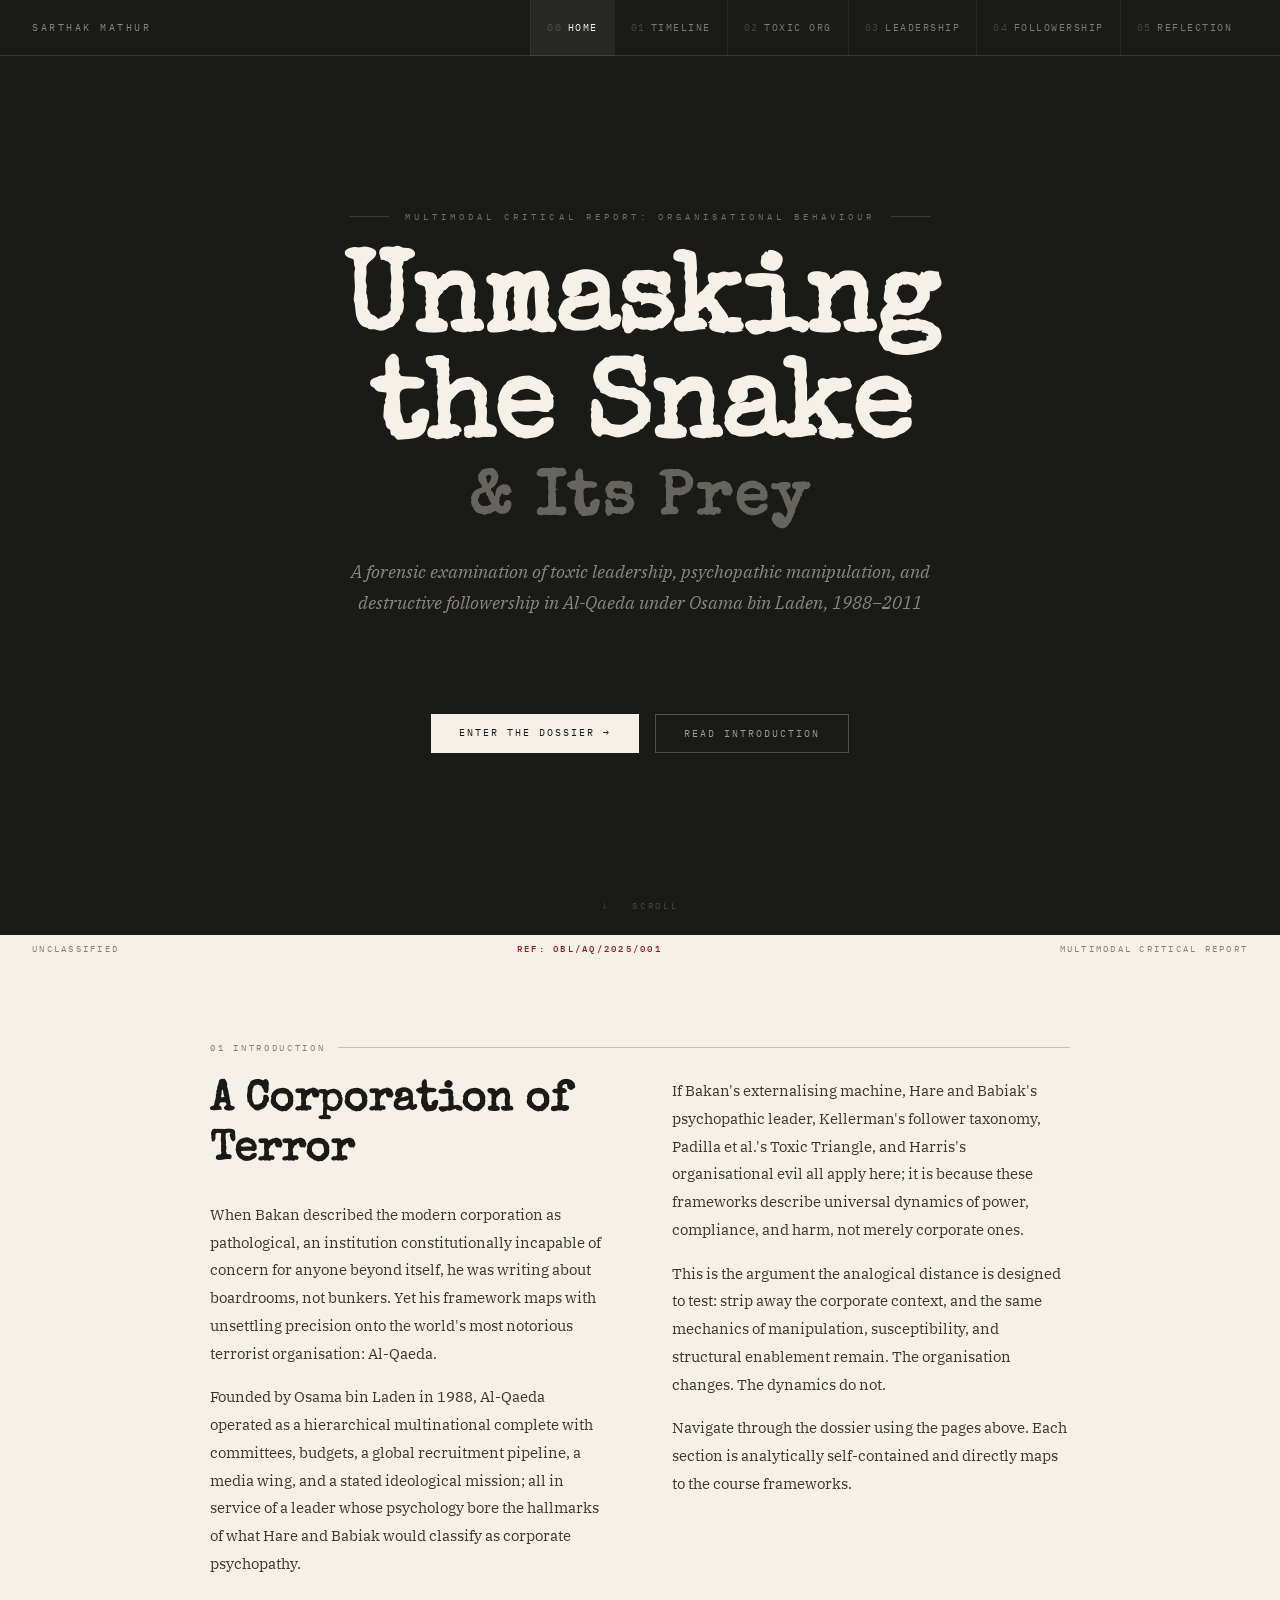
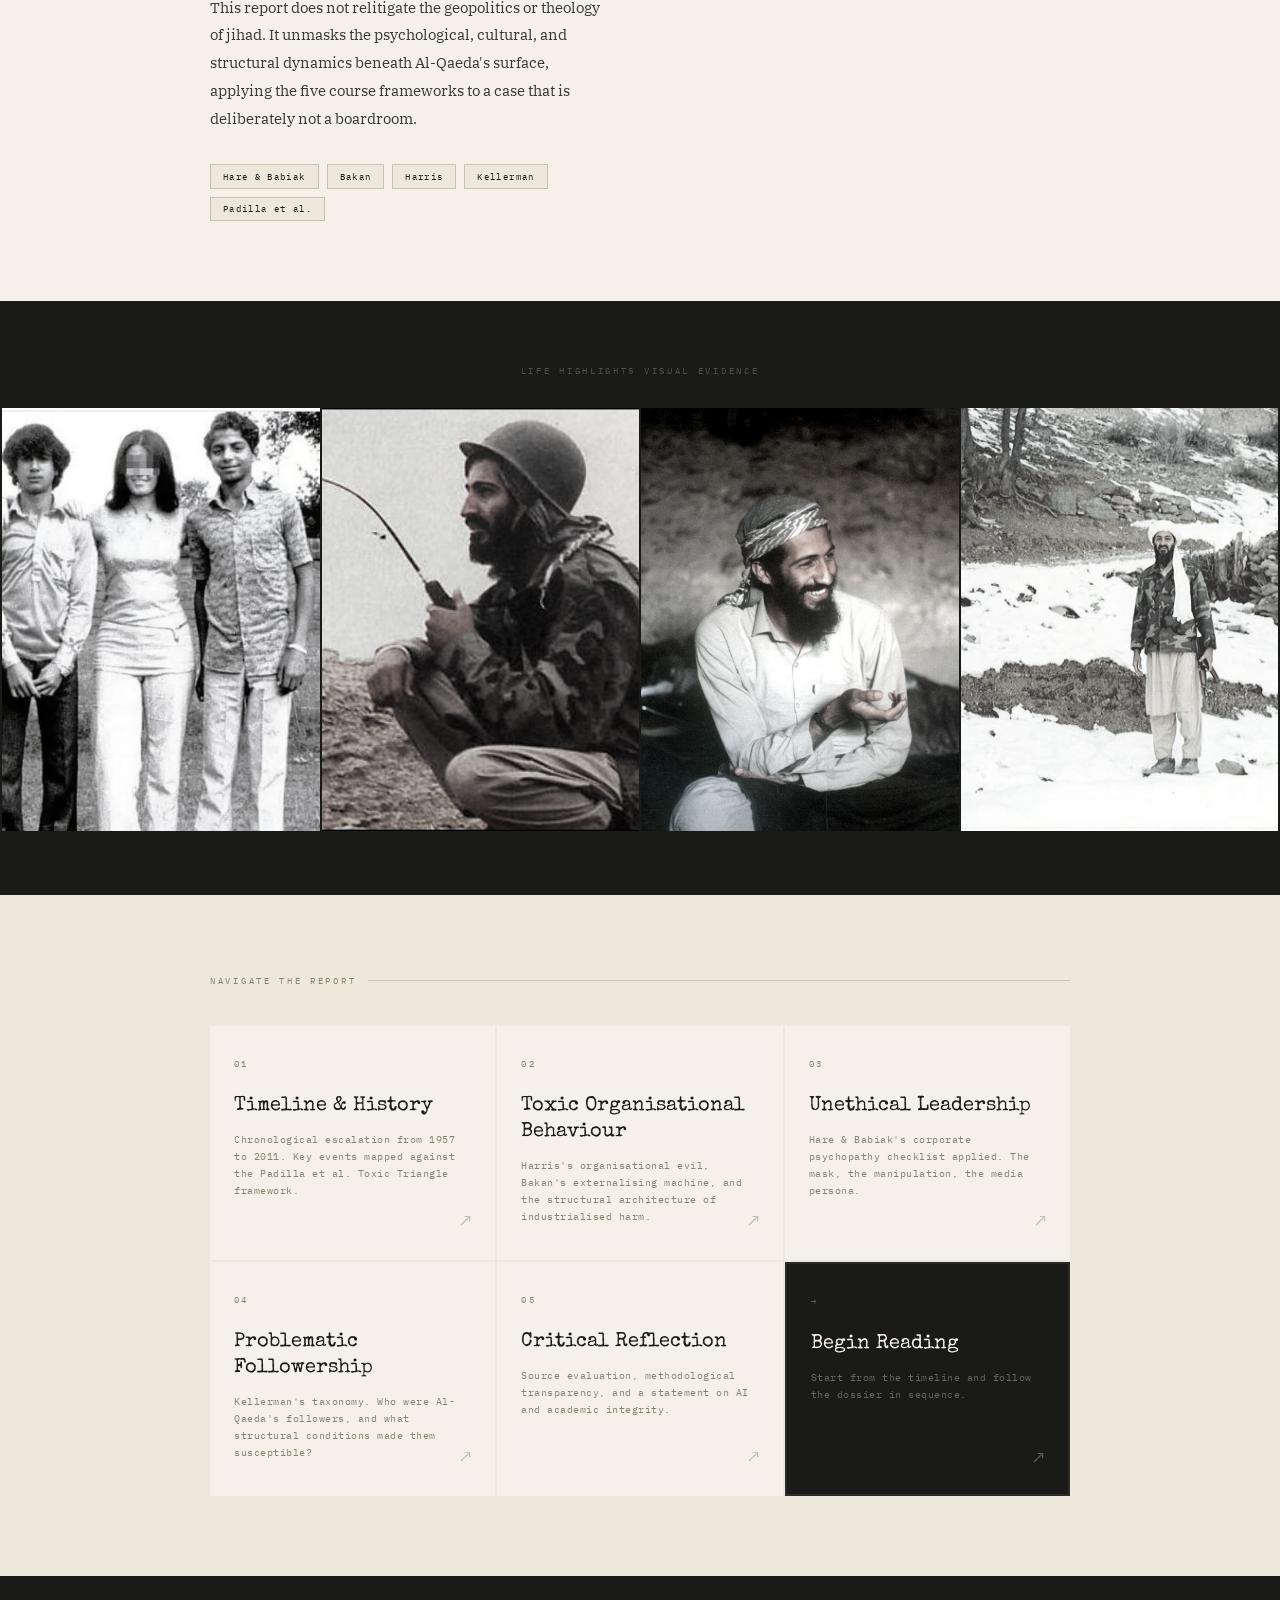
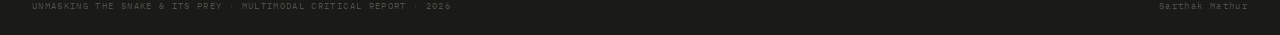
<file: index.html>
<!DOCTYPE html>
<html lang="en">
<head>
<meta charset="UTF-8">
<meta name="viewport" content="width=device-width, initial-scale=1.0">
<title>Unmasking the Snake & Its Prey</title>
<link href="https://fonts.googleapis.com/css2?family=Special+Elite&family=IBM+Plex+Mono:wght@300;400;500;700&family=IBM+Plex+Serif:ital,wght@0,300;0,400;0,600;1,300;1,400&display=swap" rel="stylesheet">
<style>
*{margin:0;padding:0;box-sizing:border-box}

:root{
  --paper:#F5F0E8;
  --paper2:#EDE8DC;
  --paper3:#E4DDD0;
  --ink:#1A1A16;
  --ink2:#3A3830;
  --fade:#8A8070;
  --rule:#C8C0B0;
  --accent:#8B1A1A;
  --nav-h:56px;
}

html{scroll-behavior:smooth}

body{
  background:var(--ink);
  font-family:'IBM Plex Serif',serif;
  color:var(--ink);
  overflow-x:hidden;
}

/* ══ NAV ══════════════════════════════════════════════════════ */
nav{
  position:fixed;top:0;left:0;right:0;
  height:var(--nav-h);
  background:var(--ink);
  border-bottom:1px solid rgba(245,240,232,0.12);
  display:flex;align-items:center;
  padding:0 2rem;
  z-index:999;
  gap:0;
}

.nav-brand{
  font-family:'IBM Plex Mono',monospace;
  font-size:10px;
  letter-spacing:0.25em;
  color:rgba(245,240,232,0.5);
  text-transform:uppercase;
  flex-shrink:0;
  margin-right:auto;
}

.nav-links{
  display:flex;
  gap:0;
  list-style:none;
}

.nav-links a{
  font-family:'IBM Plex Mono',monospace;
  font-size:10px;
  letter-spacing:0.15em;
  color:rgba(245,240,232,0.45);
  text-decoration:none;
  padding:0 1rem;
  height:var(--nav-h);
  display:flex;align-items:center;
  border-left:1px solid rgba(245,240,232,0.06);
  transition:color 0.2s, background 0.2s;
  text-transform:uppercase;
}

.nav-links a:hover,.nav-links a.active{
  color:var(--paper);
  background:rgba(245,240,232,0.06);
}

.nav-links a span{
  display:inline-block;
  width:14px;
  color:rgba(245,240,232,0.2);
  margin-right:0.4rem;
}

/* burger for mobile */
.burger{
  display:none;
  flex-direction:column;gap:5px;
  cursor:pointer;padding:8px;margin-left:auto;
}
.burger div{width:22px;height:1px;background:var(--paper);transition:0.3s}

@media(max-width:820px){
  .nav-links{
    display:none;
    position:fixed;
    top:var(--nav-h);left:0;right:0;
    background:var(--ink);
    flex-direction:column;
    border-top:1px solid rgba(245,240,232,0.1);
    padding:0.5rem 0;
  }
  .nav-links.open{display:flex}
  .nav-links a{border-left:none;border-bottom:1px solid rgba(245,240,232,0.06);padding:0.9rem 2rem;height:auto}
  .burger{display:flex}
}

/* ══ HERO ══════════════════════════════════════════════════════ */
.hero{
  min-height:100vh;
  background:var(--ink);
  display:grid;
  grid-template-rows:1fr auto;
  position:relative;
  overflow:hidden;
  padding-top:var(--nav-h);
}

/* bleed photo panel */
.hero-photo-panel{
  position:absolute;
  inset:0;
  display:grid;
  grid-template-columns:1fr 1fr;
}

.hero-photo-panel .ph{
  overflow:hidden;
  position:relative;
}

.hero-photo-panel .ph img{
  width:100%;height:100%;
  object-fit:cover;
  opacity:0.22;
  filter:grayscale(100%);
  display:block;
}

/* placeholder when no image */
.hero-photo-panel .ph.empty{
  background:repeating-linear-gradient(
    45deg,
    rgba(245,240,232,0.015) 0px,
    rgba(245,240,232,0.015) 1px,
    transparent 1px,
    transparent 12px
  );
}

.hero-photo-panel .ph.empty::after{
  content:'[ PHOTO ASSET ]';
  position:absolute;
  top:50%;left:50%;
  transform:translate(-50%,-50%);
  font-family:'IBM Plex Mono',monospace;
  font-size:9px;
  letter-spacing:0.25em;
  color:rgba(245,240,232,0.15);
}

/* gradient overlay on photo panel */
.hero-overlay{
  position:absolute;
  inset:0;
  background:
    linear-gradient(to right, var(--ink) 0%, transparent 30%, transparent 70%, var(--ink) 100%),
    linear-gradient(to bottom, var(--ink) 0%, transparent 20%, transparent 75%, var(--ink) 100%);
}

/* hero content */
.hero-content{
  position:relative;
  z-index:2;
  display:flex;
  flex-direction:column;
  justify-content:center;
  align-items:center;
  text-align:center;
  padding:5rem 2rem 3rem;
  min-height:calc(100vh - 80px);
}

.hero-eyebrow{
  font-family:'IBM Plex Mono',monospace;
  font-size:9px;
  letter-spacing:0.45em;
  color:rgba(245,240,232,0.4);
  margin-bottom:2rem;
  text-transform:uppercase;
  display:flex;align-items:center;gap:1rem;
}

.hero-eyebrow::before,.hero-eyebrow::after{
  content:'';display:block;width:40px;height:1px;
  background:rgba(245,240,232,0.15);
}

.hero-title{
  font-family:'Special Elite',serif;
  font-size:clamp(3rem,9vw,7rem);
  color:var(--paper);
  line-height:0.95;
  letter-spacing:-0.01em;
  margin-bottom:1.5rem;
  max-width:900px;
}

.hero-title em{
  color:rgba(245,240,232,0.35);
  font-style:normal;
  display:block;
  font-size:0.55em;
  letter-spacing:0.05em;
  margin-top:0.4rem;
}

.hero-sub{
  font-family:'IBM Plex Serif',serif;
  font-style:italic;
  font-size:clamp(0.9rem,1.8vw,1.15rem);
  color:rgba(245,240,232,0.5);
  max-width:580px;
  line-height:1.7;
  margin-bottom:3rem;
}

.hero-meta{
  display:flex;
  gap:0;
  font-family:'IBM Plex Mono',monospace;
  font-size:9px;
  letter-spacing:0.15em;
  color:rgba(245,240,232,0.3);
  border:1px solid rgba(245,240,232,0.1);
  flex-wrap:wrap;
  justify-content:center;
}

.hero-meta span{
  padding:0.6rem 1.25rem;
  border-right:1px solid rgba(245,240,232,0.1);
}

.hero-meta span:last-child{border-right:none}

.hero-cta{
  margin-top:3rem;
  display:flex;gap:1rem;flex-wrap:wrap;justify-content:center;
}

.btn{
  font-family:'IBM Plex Mono',monospace;
  font-size:10px;
  letter-spacing:0.2em;
  text-decoration:none;
  padding:0.75rem 1.75rem;
  transition:0.2s;
  text-transform:uppercase;
}

.btn-primary{
  background:var(--paper);
  color:var(--ink);
}

.btn-primary:hover{background:var(--paper2)}

.btn-ghost{
  border:1px solid rgba(245,240,232,0.25);
  color:rgba(245,240,232,0.6);
}

.btn-ghost:hover{
  border-color:rgba(245,240,232,0.5);
  color:var(--paper);
}

/* scroll indicator */
.hero-scroll{
  position:relative;z-index:2;
  padding:1.5rem;
  text-align:center;
  font-family:'IBM Plex Mono',monospace;
  font-size:9px;
  letter-spacing:0.3em;
  color:rgba(245,240,232,0.2);
  animation:bob 2.5s ease-in-out infinite;
}

@keyframes bob{0%,100%{transform:translateY(0)}50%{transform:translateY(5px)}}

/* ══ STAMP BAR ══════════════════════════════════════════════ */
.stamp-bar{
  background:var(--paper);
  padding:0.5rem 2rem;
  display:flex;
  justify-content:space-between;
  align-items:center;
  font-family:'IBM Plex Mono',monospace;
  font-size:9px;
  letter-spacing:0.25em;
  color:var(--fade);
  flex-wrap:wrap;
  gap:0.5rem;
}

.stamp-bar .red{color:var(--accent);font-weight:500}

/* ══ INTRO SECTION ══════════════════════════════════════════ */
.intro-section{
  background:var(--paper);
  padding:5rem 2rem;
}

.intro-inner{
  max-width:860px;
  margin:0 auto;
}

.section-label{
  font-family:'IBM Plex Mono',monospace;
  font-size:9px;
  letter-spacing:0.3em;
  color:var(--fade);
  text-transform:uppercase;
  margin-bottom:1.5rem;
  display:flex;align-items:center;gap:0.75rem;
}

.section-label::after{
  content:'';flex:1;height:1px;background:var(--rule);
}

.intro-grid{
  display:grid;
  grid-template-columns:1fr 1fr;
  gap:4rem;
  align-items:start;
}

@media(max-width:640px){.intro-grid{grid-template-columns:1fr;gap:2rem}}

.intro-heading{
  font-family:'Special Elite',serif;
  font-size:clamp(1.8rem,3.5vw,2.6rem);
  line-height:1.2;
  color:var(--ink);
  margin-bottom:1.5rem;
}

.intro-prose{
  font-size:15px;
  line-height:1.85;
  color:var(--ink2);
}

.intro-prose p{margin-bottom:1rem}
.intro-prose p:last-child{margin-bottom:0}

/* framework pills */
.fw-list{
  display:flex;
  flex-wrap:wrap;
  gap:0.5rem;
  margin-top:2rem;
}

.fw-pill{
  font-family:'IBM Plex Mono',monospace;
  font-size:9px;
  letter-spacing:0.15em;
  color:var(--ink);
  border:1px solid var(--rule);
  padding:0.35rem 0.75rem;
  background:var(--paper2);
}

/* ══ PHOTO STRIP ════════════════════════════════════════════ */
.photo-strip{
  background:var(--ink);
  padding:4rem 0;
}

.photo-strip-label{
  font-family:'IBM Plex Mono',monospace;
  font-size:9px;
  letter-spacing:0.3em;
  color:rgba(245,240,232,0.25);
  text-align:center;
  margin-bottom:2rem;
  text-transform:uppercase;
}

.photo-row{
  display:grid;
  grid-template-columns:repeat(4,1fr);
  gap:2px;
  padding:0 2px;
}

@media(max-width:700px){.photo-row{grid-template-columns:1fr 1fr;gap:2px}}

.photo-card{
  position:relative;
  aspect-ratio:3/4;
  overflow:hidden;
  background:var(--ink2);
}

.photo-card img{
  width:100%;height:100%;
  object-fit:cover;
  display:block;
  filter:grayscale(80%);
  transition:filter 0.4s, transform 0.5s;
}

.photo-card:hover img{filter:grayscale(0%);transform:scale(1.03)}

.photo-card.empty{
  background:repeating-linear-gradient(
    45deg,
    rgba(245,240,232,0.02) 0,rgba(245,240,232,0.02) 1px,
    transparent 1px,transparent 14px
  );
  display:flex;flex-direction:column;
  align-items:center;justify-content:center;
  gap:0.5rem;
}

.photo-card.empty span{
  font-family:'IBM Plex Mono',monospace;
  font-size:8px;
  letter-spacing:0.2em;
  color:rgba(245,240,232,0.12);
  text-align:center;
  padding:0 1rem;
  line-height:1.8;
}

.photo-caption{
  position:absolute;
  bottom:0;left:0;right:0;
  padding:1.5rem 1rem 0.75rem;
  background:linear-gradient(to top, rgba(26,26,22,0.9) 0%, transparent 100%);
  font-family:'IBM Plex Mono',monospace;
  font-size:9px;
  letter-spacing:0.12em;
  color:rgba(245,240,232,0.6);
  line-height:1.5;
}

/* ══ PAGE NAV CARDS ═════════════════════════════════════════ */
.page-nav-section{
  background:var(--paper2);
  padding:5rem 2rem;
}

.page-nav-inner{max-width:860px;margin:0 auto}

.page-nav-grid{
  display:grid;
  grid-template-columns:repeat(3,1fr);
  gap:2px;
  margin-top:2.5rem;
}

@media(max-width:660px){.page-nav-grid{grid-template-columns:1fr}}

.page-card{
  background:var(--paper);
  padding:2rem 1.5rem;
  text-decoration:none;
  display:block;
  transition:background 0.2s;
  border-bottom:3px solid transparent;
  position:relative;
  overflow:hidden;
}

.page-card:hover{
  background:var(--ink);
}

.page-card:hover .pc-num,.page-card:hover .pc-title,.page-card:hover .pc-desc{
  color:var(--paper);
}

.page-card:hover .pc-arrow{color:rgba(245,240,232,0.5)}

.pc-num{
  font-family:'IBM Plex Mono',monospace;
  font-size:9px;
  letter-spacing:0.25em;
  color:var(--fade);
  margin-bottom:1.5rem;
  transition:color 0.2s;
}

.pc-title{
  font-family:'Special Elite',serif;
  font-size:1.25rem;
  color:var(--ink);
  line-height:1.3;
  margin-bottom:0.75rem;
  transition:color 0.2s;
}

.pc-desc{
  font-family:'IBM Plex Mono',monospace;
  font-size:10px;
  color:var(--fade);
  line-height:1.7;
  letter-spacing:0.05em;
  transition:color 0.2s;
}

.pc-arrow{
  position:absolute;
  bottom:1.5rem;right:1.5rem;
  font-family:'IBM Plex Mono',monospace;
  font-size:1.2rem;
  color:var(--rule);
  transition:color 0.2s, transform 0.2s;
}

.page-card:hover .pc-arrow{transform:translate(3px,-3px)}

/* ══ FOOTER ═════════════════════════════════════════════════ */
footer{
  background:var(--ink);
  padding:1.5rem 2rem;
  display:flex;
  justify-content:space-between;
  align-items:center;
  font-family:'IBM Plex Mono',monospace;
  font-size:9px;
  letter-spacing:0.15em;
  color:rgba(245,240,232,0.25);
  flex-wrap:wrap;
  gap:0.5rem;
}

</style>
</head>
<body>

<!-- NAV -->
<nav>
  <div class="nav-brand">Sarthak Mathur</div>
  <ul class="nav-links" id="navLinks">
    <li><a href="index.html" class="active"><span>00</span>HOME</a></li>
    <li><a href="timeline.html"><span>01</span>TIMELINE</a></li>
    <li><a href="toxic-org.html"><span>02</span>TOXIC ORG</a></li>
    <li><a href="leadership.html"><span>03</span>LEADERSHIP</a></li>
    <li><a href="followership.html"><span>04</span>FOLLOWERSHIP</a></li>
    <li><a href="reflection.html"><span>05</span>REFLECTION</a></li>
  </ul>
  <div class="burger" onclick="document.getElementById('navLinks').classList.toggle('open')">
    <div></div><div></div><div></div>
  </div>
</nav>

<!-- HERO -->
<section class="hero">

  <div class="hero-overlay"></div>

  <div class="hero-content">
    <div class="hero-eyebrow">Multimodal Critical Report: Organisational Behaviour</div>
    <h1 class="hero-title">
      Unmasking<br>the Snake
      <em>& Its Prey</em>
    </h1>
    <p class="hero-sub">
      A forensic examination of toxic leadership, psychopathic manipulation,
      and destructive followership in Al-Qaeda under Osama bin Laden, 1988–2011
    </p>
    <div class="hero-cta">
      <a href="timeline.html" class="btn btn-primary">Enter the Dossier →</a>
      <a href="#intro" class="btn btn-ghost">Read Introduction</a>
    </div>
  </div>

  <div class="hero-scroll">↓ &nbsp; SCROLL</div>
</section>

<!-- STAMP BAR -->
<div class="stamp-bar">
  <span>UNCLASSIFIED</span>
  <span class="red">REF: OBL/AQ/2025/001</span>
  <span>MULTIMODAL CRITICAL REPORT</span>
</div>

<!-- INTRODUCTION -->
<section class="intro-section" id="intro">
  <div class="intro-inner">
    <div class="section-label">01 Introduction</div>
    <div class="intro-grid">
      <div>
        <h2 class="intro-heading">A Corporation of Terror</h2>
        <div class="intro-prose">
          <p>When Bakan described the modern corporation as pathological, an institution constitutionally incapable of concern for anyone beyond itself, he was writing about boardrooms, not bunkers. Yet his framework maps with unsettling precision onto the world's most notorious terrorist organisation: Al-Qaeda.</p>
          <p>Founded by Osama bin Laden in 1988, Al-Qaeda operated as a hierarchical multinational complete with committees, budgets, a global recruitment pipeline, a media wing, and a stated ideological mission; all in service of a leader whose psychology bore the hallmarks of what Hare and Babiak would classify as corporate psychopathy.</p>
          <p>This report does not relitigate the geopolitics or theology of jihad. It unmasks the psychological, cultural, and structural dynamics beneath Al-Qaeda's surface, applying the five course frameworks to a case that is deliberately not a boardroom.</p>
        </div>
        <div class="fw-list">
          <span class="fw-pill">Hare & Babiak</span>
          <span class="fw-pill">Bakan</span>
          <span class="fw-pill">Harris</span>
          <span class="fw-pill">Kellerman</span>
          <span class="fw-pill">Padilla et al.</span>
        </div>
      </div>
      <div>
        <div class="intro-prose">
          <p>If Bakan's externalising machine, Hare and Babiak's psychopathic leader, Kellerman's follower taxonomy, Padilla et al.'s Toxic Triangle, and Harris's organisational evil all apply here; it is because these frameworks describe universal dynamics of power, compliance, and harm, not merely corporate ones.</p>
          <p>This is the argument the analogical distance is designed to test: strip away the corporate context, and the same mechanics of manipulation, susceptibility, and structural enablement remain. The organisation changes. The dynamics do not.</p>
          <p>Navigate through the dossier using the pages above. Each section is analytically self-contained and directly maps to the course frameworks.</p>
        </div>
      </div>
    </div>
  </div>
</section>

<!-- PHOTO STRIP -->
<section class="photo-strip">
  <div class="photo-strip-label">Life Highlights Visual Evidence</div>
  <div class="photo-row">

    <div class="photo-card">
      <img src="assets/3.jpg" alt="Early life, Jeddah 1970s">
    </div>

    <div class="photo-card">
      <img src="assets/4.jpg" alt="Afghanistan, 1980s">
    </div>

    <div class="photo-card">
      <img src="assets/13.jpg" alt="Al-Qaeda founding, 1988">
    </div>

    <div class="photo-card">
      <img src="assets/6.jpg" alt="Tora Bora / post-9/11">
    </div>

  </div>
</section>

<!-- PAGE NAVIGATION CARDS -->
<section class="page-nav-section">
  <div class="page-nav-inner">
    <div class="section-label">Navigate the Report</div>
    <div class="page-nav-grid">

      <a href="timeline.html" class="page-card">
        <div class="pc-num">01</div>
        <div class="pc-title">Timeline & History</div>
        <div class="pc-desc">Chronological escalation from 1957 to 2011. Key events mapped against the Padilla et al. Toxic Triangle framework.</div>
        <div class="pc-arrow">↗</div>
      </a>

      <a href="toxic-org.html" class="page-card">
        <div class="pc-num">02</div>
        <div class="pc-title">Toxic Organisational Behaviour</div>
        <div class="pc-desc">Harris's organisational evil, Bakan's externalising machine, and the structural architecture of industrialised harm.</div>
        <div class="pc-arrow">↗</div>
      </a>

      <a href="leadership.html" class="page-card">
        <div class="pc-num">03</div>
        <div class="pc-title">Unethical Leadership</div>
        <div class="pc-desc">Hare & Babiak's corporate psychopathy checklist applied. The mask, the manipulation, the media persona.</div>
        <div class="pc-arrow">↗</div>
      </a>

      <a href="followership.html" class="page-card">
        <div class="pc-num">04</div>
        <div class="pc-title">Problematic Followership</div>
        <div class="pc-desc">Kellerman's taxonomy. Who were Al-Qaeda's followers, and what structural conditions made them susceptible?</div>
        <div class="pc-arrow">↗</div>
      </a>

      <a href="reflection.html" class="page-card">
        <div class="pc-num">05</div>
        <div class="pc-title">Critical Reflection</div>
        <div class="pc-desc">Source evaluation, methodological transparency, and a statement on AI and academic integrity.</div>
        <div class="pc-arrow">↗</div>
      </a>

      <a href="timeline.html" class="page-card" style="background:var(--ink);border:2px solid rgba(245,240,232,0.08)">
        <div class="pc-num" style="color:rgba(245,240,232,0.3)">→</div>
        <div class="pc-title" style="color:var(--paper)">Begin Reading</div>
        <div class="pc-desc" style="color:rgba(245,240,232,0.35)">Start from the timeline and follow the dossier in sequence.</div>
        <div class="pc-arrow" style="color:rgba(245,240,232,0.3)">↗</div>
      </a>

    </div>
  </div>
</section>

<footer>
  <span>UNMASKING THE SNAKE & ITS PREY · MULTIMODAL CRITICAL REPORT · 2026</span>
  <span>Sarthak Mathur</span>
</footer>

</body>
</html>
</file>
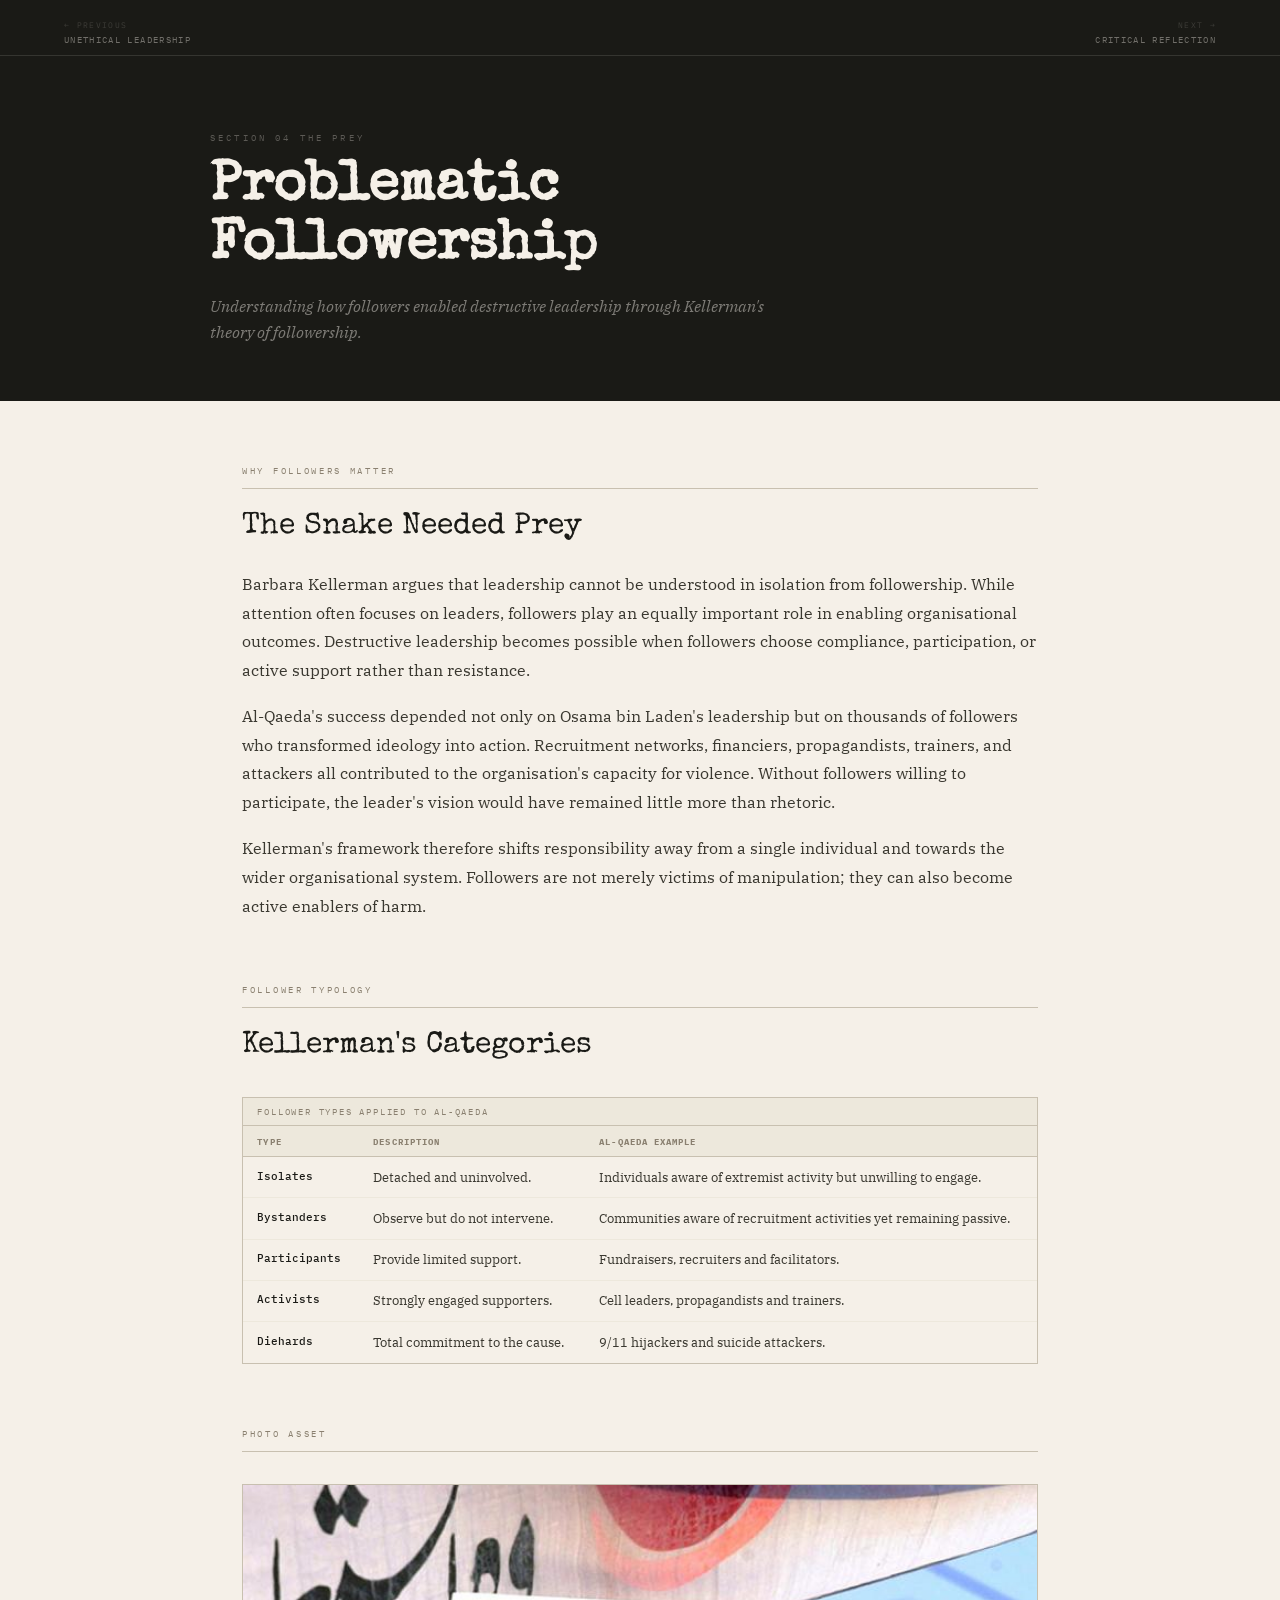
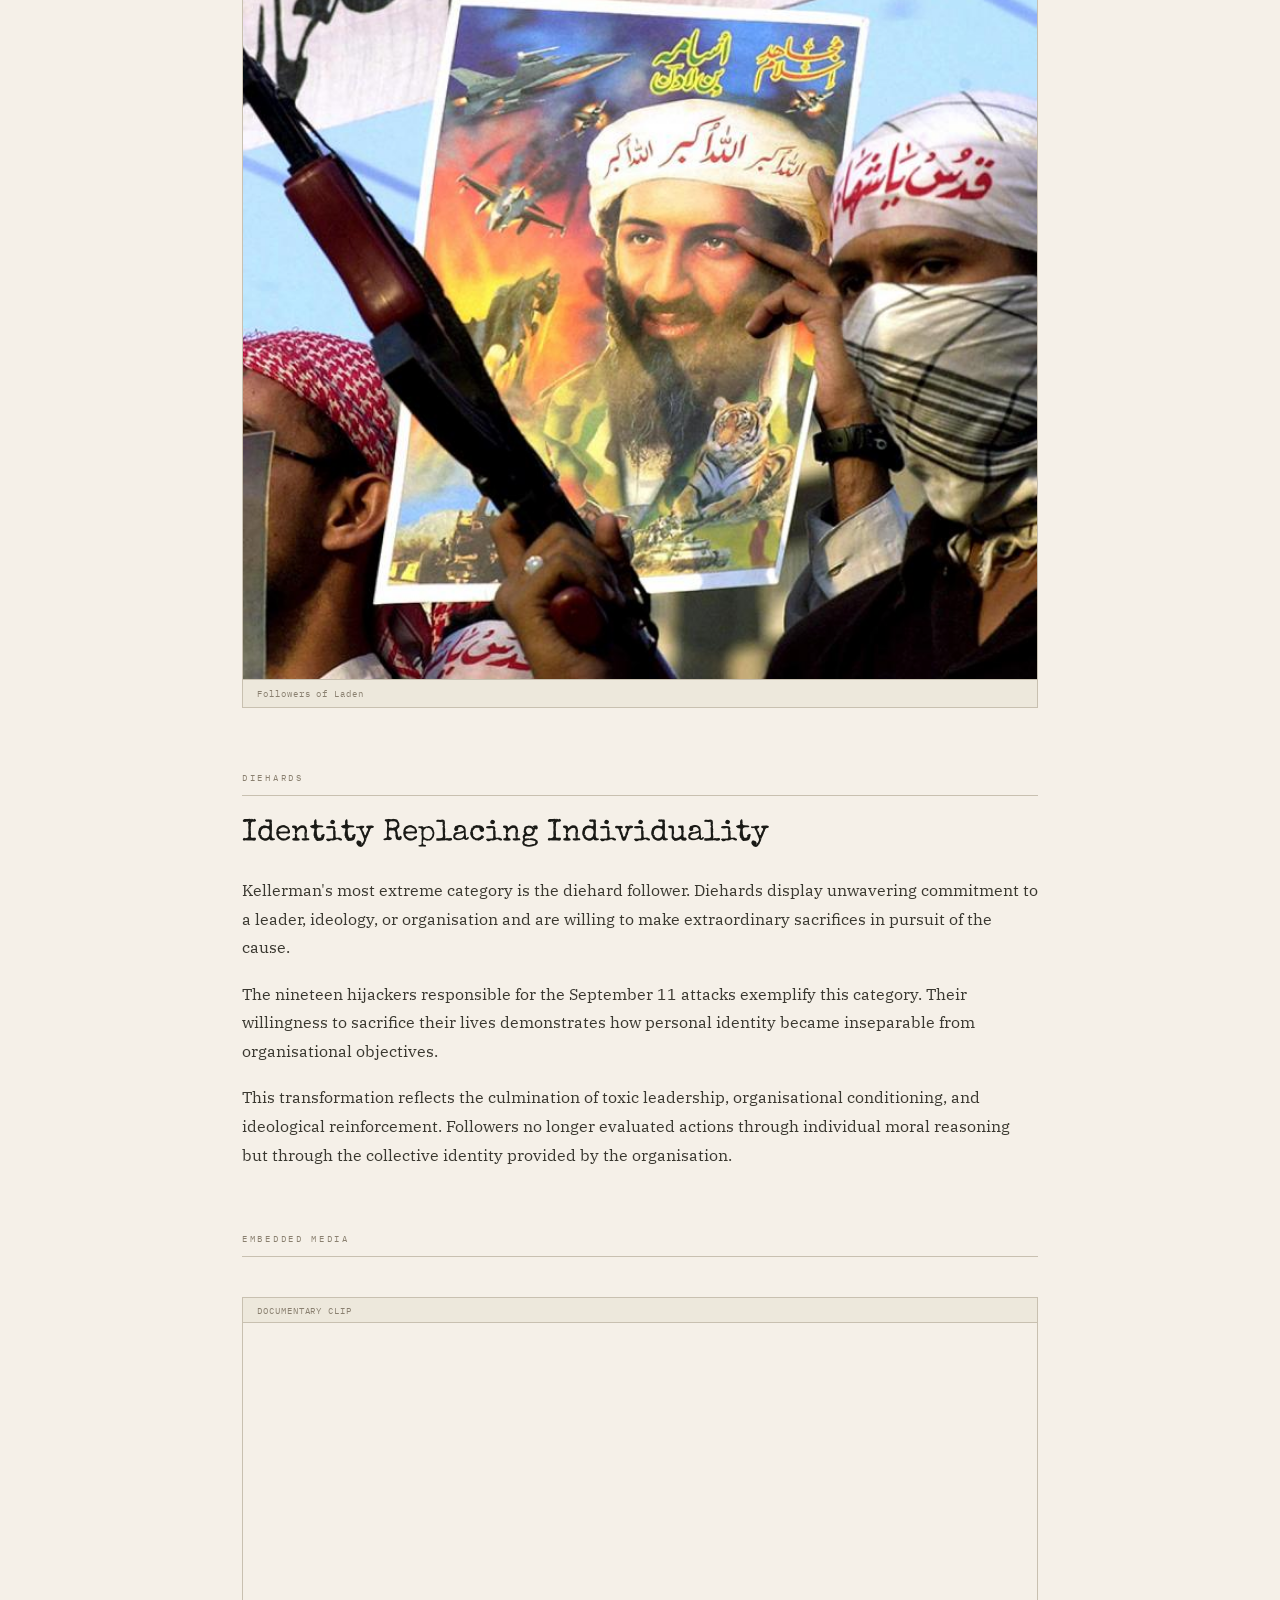
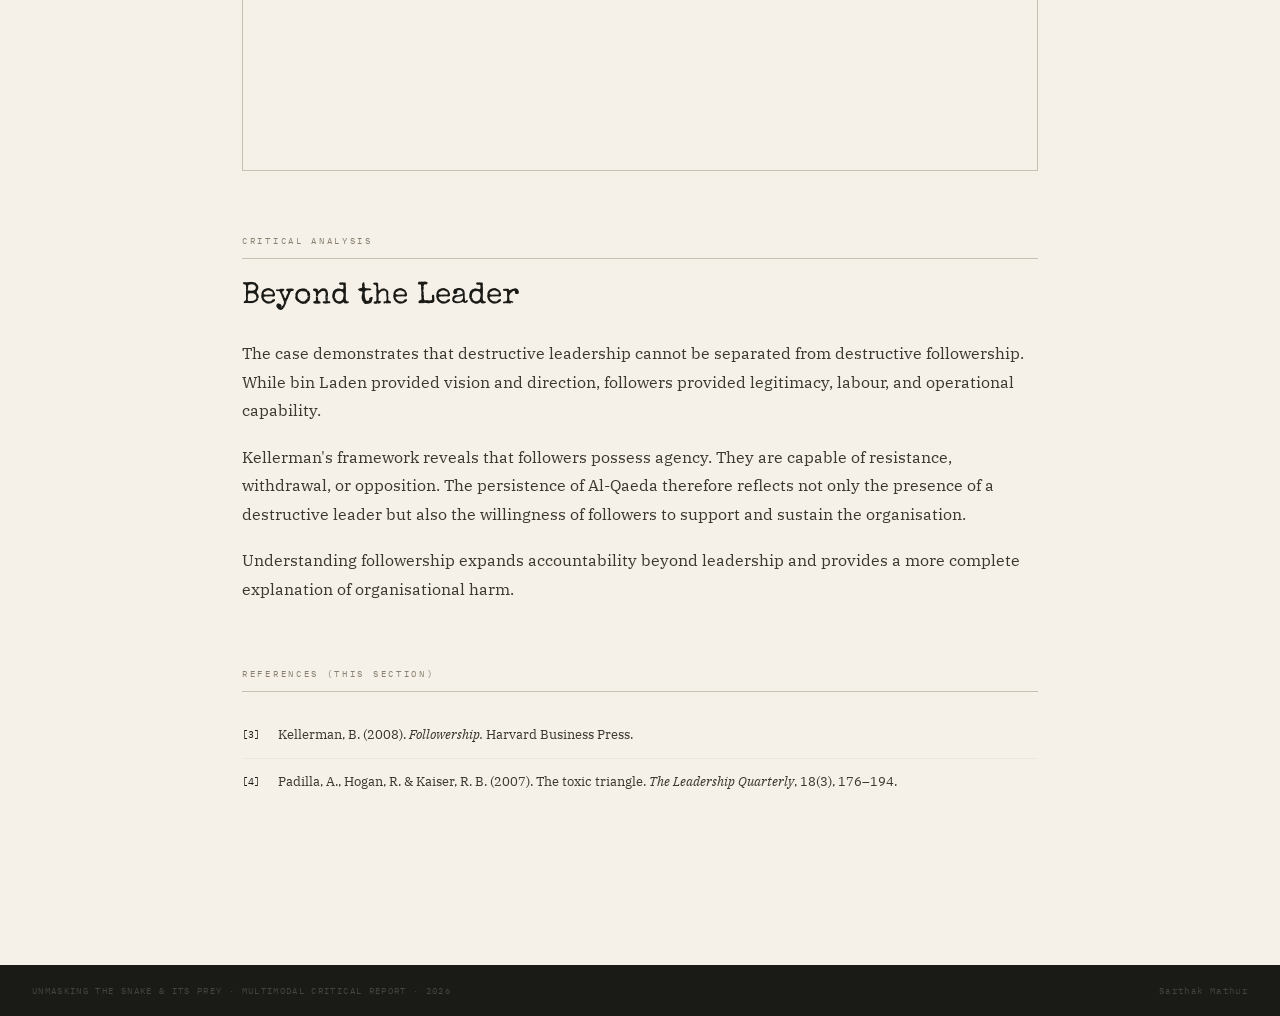
<file: followership.html>
```html
<!DOCTYPE html>
<html lang="en">
<head>
<meta charset="UTF-8">
<meta name="viewport" content="width=device-width, initial-scale=1.0">
<title>Problematic Followership: Unmasking the Snake</title>

<link href="https://fonts.googleapis.com/css2?family=Special+Elite&family=IBM+Plex+Mono:wght@300;400;500;700&family=IBM+Plex+Serif:wght@300;400;600&display=swap" rel="stylesheet">

<link rel="stylesheet" href="shared.css">
</head>
<body>

<nav>
  <a href="index.html" class="nav-brand">Sarthak Mathur</a>

  <ul class="nav-links" id="navLinks">
    <li><a href="index.html"><span>00</span>HOME</a></li>
    <li><a href="timeline.html"><span>01</span>TIMELINE</a></li>
    <li><a href="toxic-org.html"><span>02</span>TOXIC ORG</a></li>
    <li><a href="leadership.html"><span>03</span>LEADERSHIP</a></li>
    <li><a href="followership.html" class="active"><span>04</span>FOLLOWERSHIP</a></li>
    <li><a href="reflection.html"><span>05</span>REFLECTION</a></li>
  </ul>

  <div class="burger" onclick="document.getElementById('navLinks').classList.toggle('open')">
    <div></div><div></div><div></div>
  </div>
</nav>

<header class="page-header">
  <div class="page-header-inner">
    <div class="ph-eyebrow">SECTION 04 THE PREY</div>

    <h1 class="ph-title">
      Problematic<br>
      Followership
    </h1>

    <p class="ph-sub">
      Understanding how followers enabled destructive leadership through
      Kellerman's theory of followership.
    </p>
  </div>
</header>

<main class="page-body">

<section class="section">

<div class="section-label">
Why Followers Matter
</div>

<div class="section-title">
The Snake Needed Prey
</div>

<div class="prose">

<p>
Barbara Kellerman argues that leadership cannot be understood in isolation from followership. While attention often focuses on leaders, followers play an equally important role in enabling organisational outcomes. Destructive leadership becomes possible when followers choose compliance, participation, or active support rather than resistance.
</p>

<p>
Al-Qaeda's success depended not only on Osama bin Laden's leadership but on thousands of followers who transformed ideology into action. Recruitment networks, financiers, propagandists, trainers, and attackers all contributed to the organisation's capacity for violence. Without followers willing to participate, the leader's vision would have remained little more than rhetoric.
</p>

<p>
Kellerman's framework therefore shifts responsibility away from a single individual and towards the wider organisational system. Followers are not merely victims of manipulation; they can also become active enablers of harm.
</p>

</div>
</section>

<section class="section">

<div class="section-label">
Follower Typology
</div>

<div class="section-title">
Kellerman's Categories
</div>

<div class="table-wrap">

<div class="table-cap">
FOLLOWER TYPES APPLIED TO AL-QAEDA
</div>

<table>
<thead>
  <tr>
    <th>Type</th>
    <th>Description</th>
    <th>Al-Qaeda Example</th>
  </tr>
</thead>
<tbody>

<tr>
<td>Isolates</td>
<td>Detached and uninvolved.</td>
<td>Individuals aware of extremist activity but unwilling to engage.</td>
</tr>

<tr>
<td>Bystanders</td>
<td>Observe but do not intervene.</td>
<td>Communities aware of recruitment activities yet remaining passive.</td>
</tr>

<tr>
<td>Participants</td>
<td>Provide limited support.</td>
<td>Fundraisers, recruiters and facilitators.</td>
</tr>

<tr>
<td>Activists</td>
<td>Strongly engaged supporters.</td>
<td>Cell leaders, propagandists and trainers.</td>
</tr>

<tr>
<td>Diehards</td>
<td>Total commitment to the cause.</td>
<td>9/11 hijackers and suicide attackers.</td>
</tr>

</table>

</div>

</section>

<section class="section">

<div class="section-label">
Photo Asset
</div>

<div class="photo-asset">

<img src="assets/9.jpg" alt="Followers">

<div class="photo-asset-cap">
Followers of Laden
</div>

</div>

</section>

<section class="section">

<div class="section-label">
Diehards
</div>

<div class="section-title">
Identity Replacing Individuality
</div>

<div class="prose">

<p>
Kellerman's most extreme category is the diehard follower. Diehards display unwavering commitment to a leader, ideology, or organisation and are willing to make extraordinary sacrifices in pursuit of the cause.
</p>

<p>
The nineteen hijackers responsible for the September 11 attacks exemplify this category. Their willingness to sacrifice their lives demonstrates how personal identity became inseparable from organisational objectives.
</p>

<p>
This transformation reflects the culmination of toxic leadership, organisational conditioning, and ideological reinforcement. Followers no longer evaluated actions through individual moral reasoning but through the collective identity provided by the organisation.
</p>

</div>

</section>

<section class="section">

<div class="section-label">
Embedded Media
</div>

<div class="media-item">

<div class="media-cap-bar">
DOCUMENTARY CLIP
</div>

<div class="media-inner">

<iframe
class="yt-frame"
src="https://www.youtube.com/embed/EEogeIIOJzU"
title="Followership Documentary"
allowfullscreen>
</iframe>

</div>

</div>

</section>

<section class="section">
  <div class="section-label">Critical Analysis</div>
  <div class="section-title">Beyond the Leader</div>
  <div class="prose">
    <p>The case demonstrates that destructive leadership cannot be separated from destructive followership. While bin Laden provided vision and direction, followers provided legitimacy, labour, and operational capability.</p>
    <p>Kellerman's framework reveals that followers possess agency. They are capable of resistance, withdrawal, or opposition. The persistence of Al-Qaeda therefore reflects not only the presence of a destructive leader but also the willingness of followers to support and sustain the organisation.</p>
    <p>Understanding followership expands accountability beyond leadership and provides a more complete explanation of organisational harm.</p>
  </div>
</section>

<section class="section">
  <div class="section-label">References (this section)</div>
  <div class="bib-item"><span class="bib-n">[3]</span><div>Kellerman, B. (2008). <em>Followership.</em> Harvard Business Press.</div></div>
  <div class="bib-item"><span class="bib-n">[4]</span><div>Padilla, A., Hogan, R. & Kaiser, R. B. (2007). The toxic triangle. <em>The Leadership Quarterly</em>, 18(3), 176–194.</div></div>
</section>

</main>

<nav class="page-nav">
  <a href="leadership.html" class="pn-btn">
    <span class="pn-label">← Previous</span>
    Unethical Leadership
  </a>
  <a href="reflection.html" class="pn-btn" style="text-align:right">
    <span class="pn-label">Next →</span>
    Critical Reflection
  </a>
</nav>

<footer>
  <span>UNMASKING THE SNAKE & ITS PREY · MULTIMODAL CRITICAL REPORT · 2026</span>
  <span>Sarthak Mathur</span>
</footer>

</body>
</html>
</file>
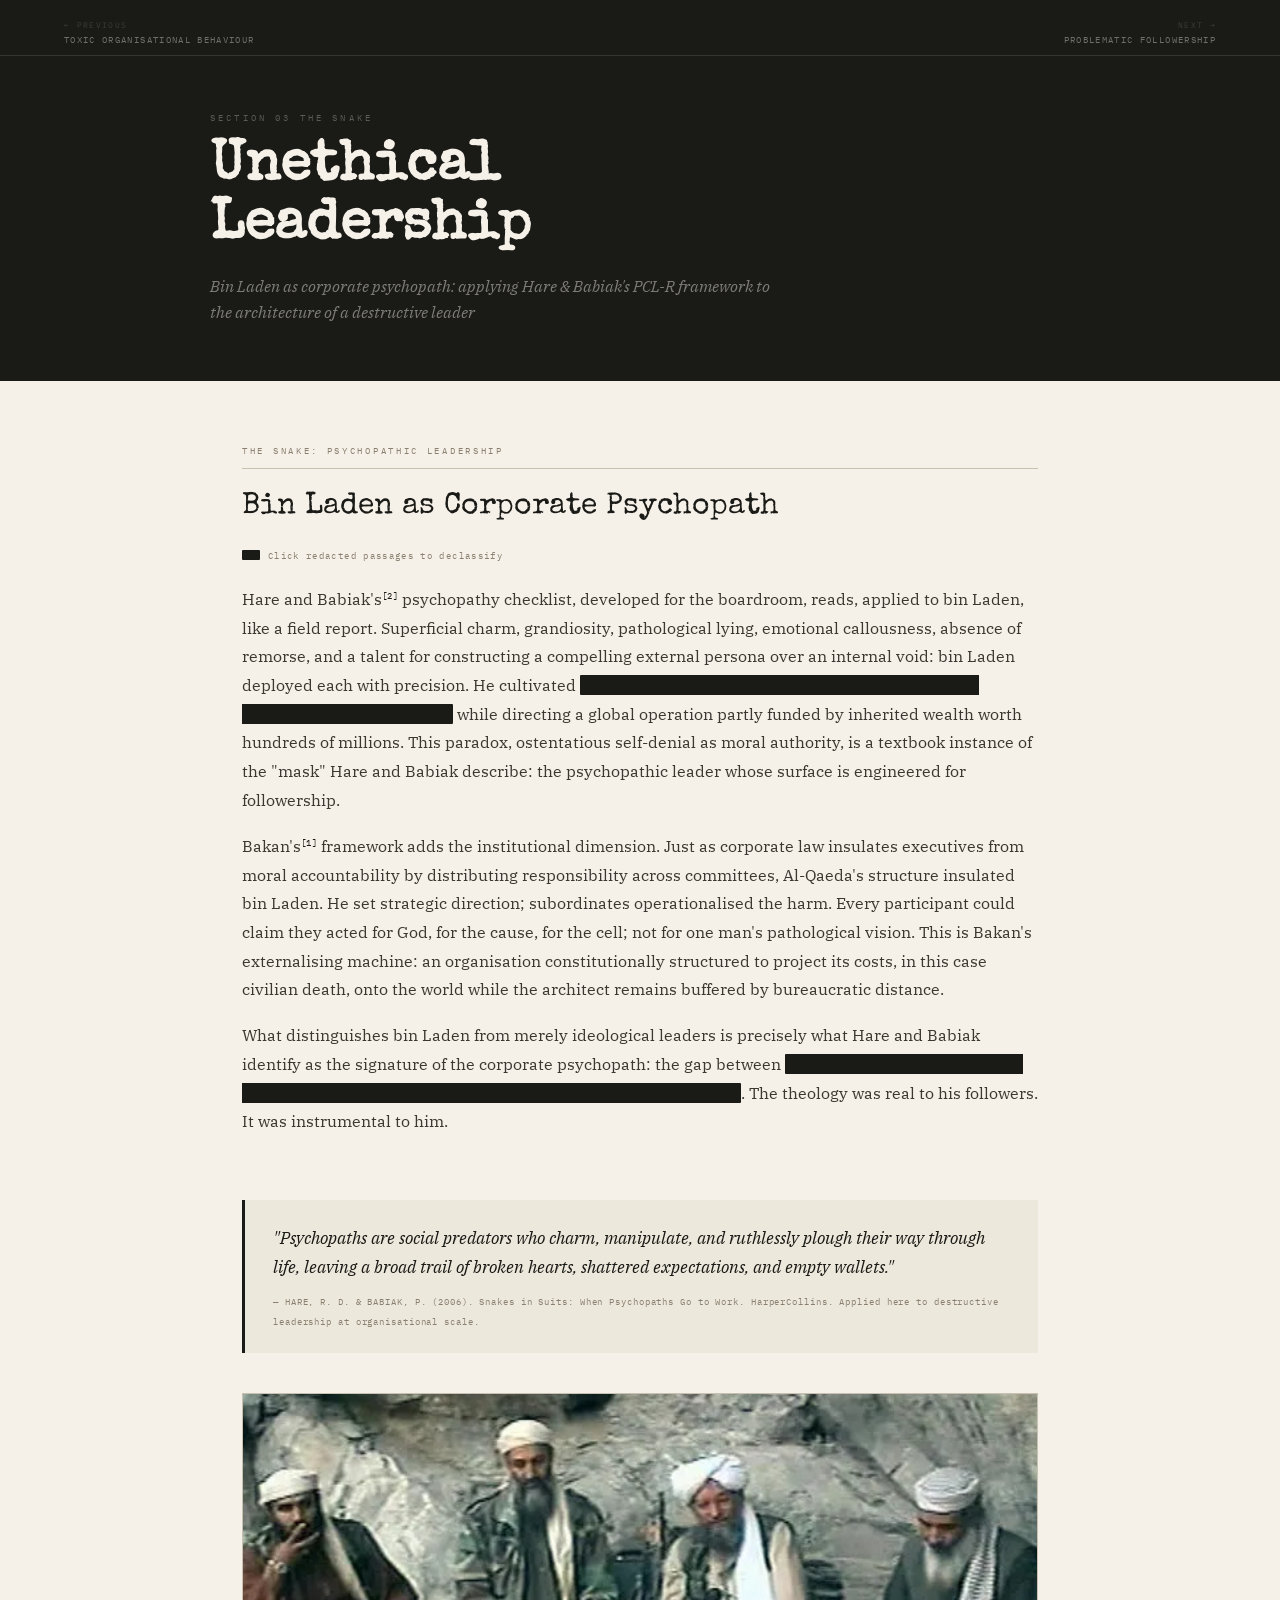
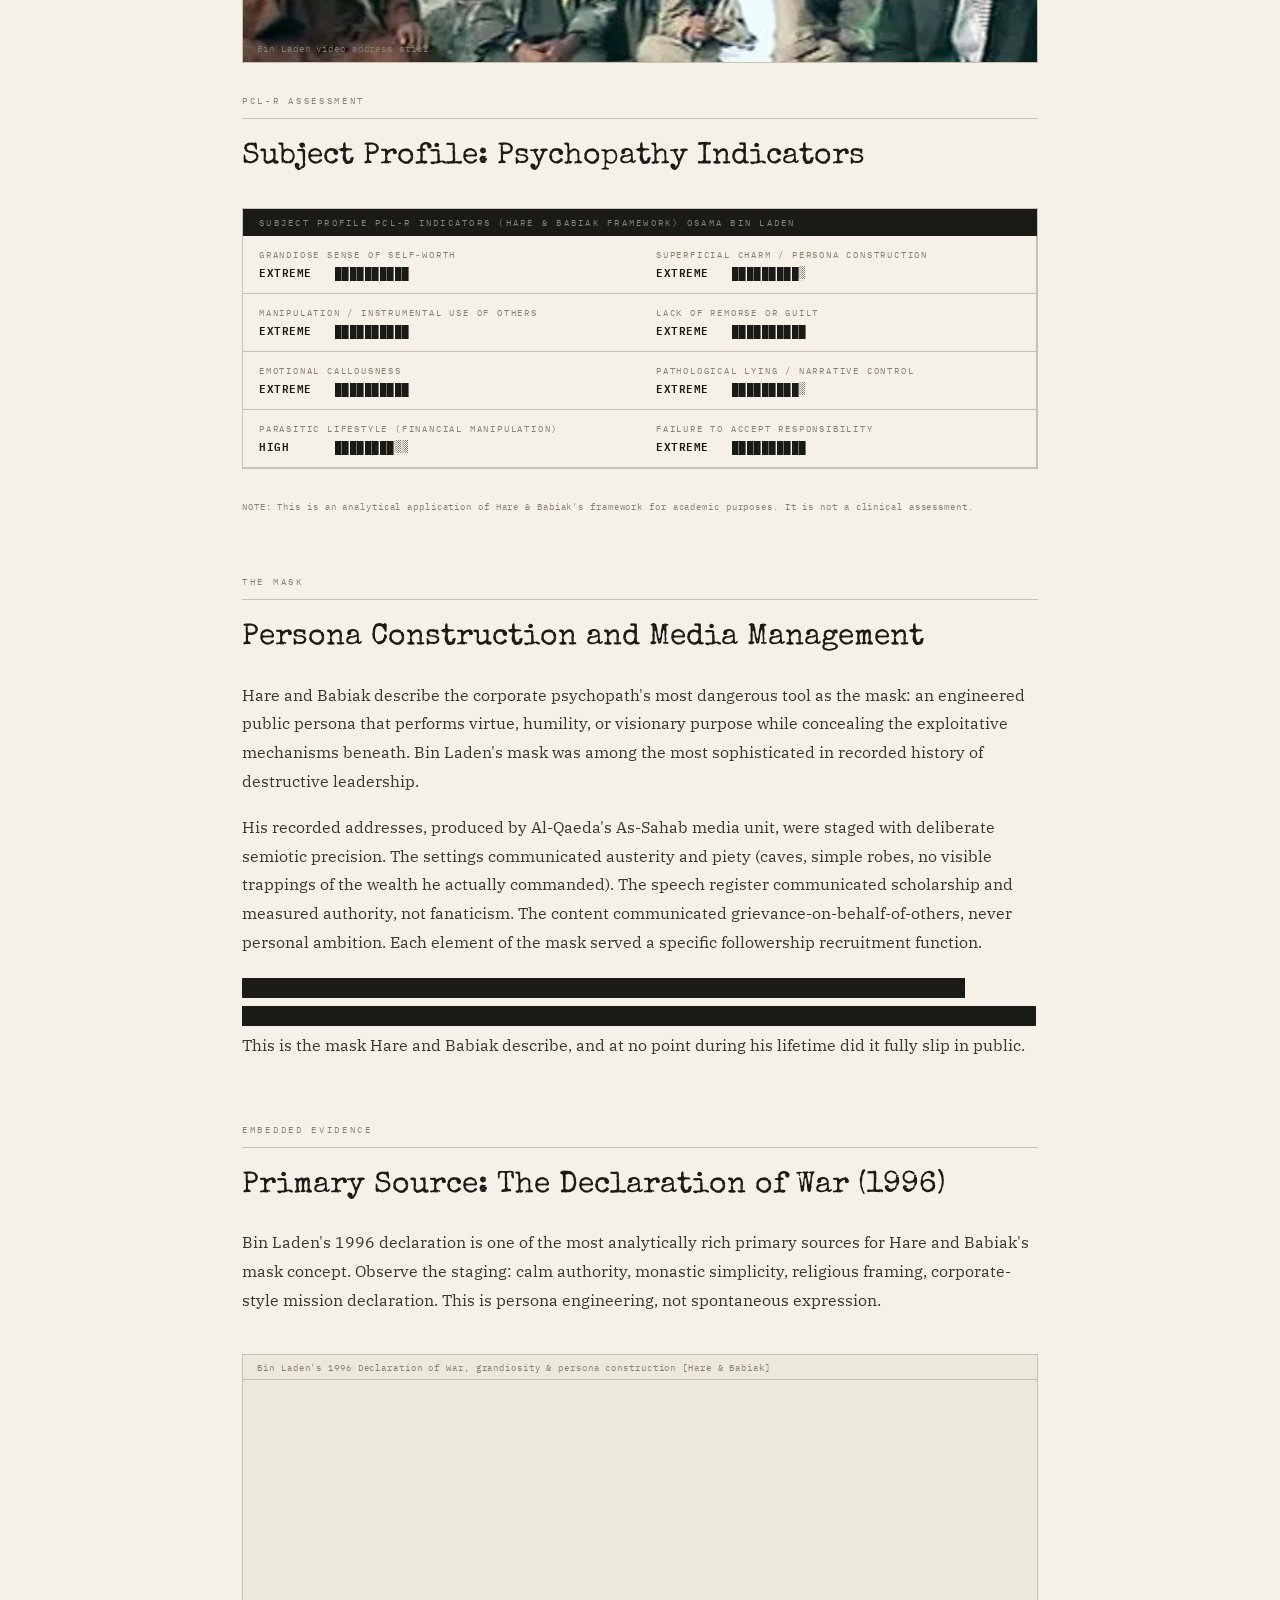
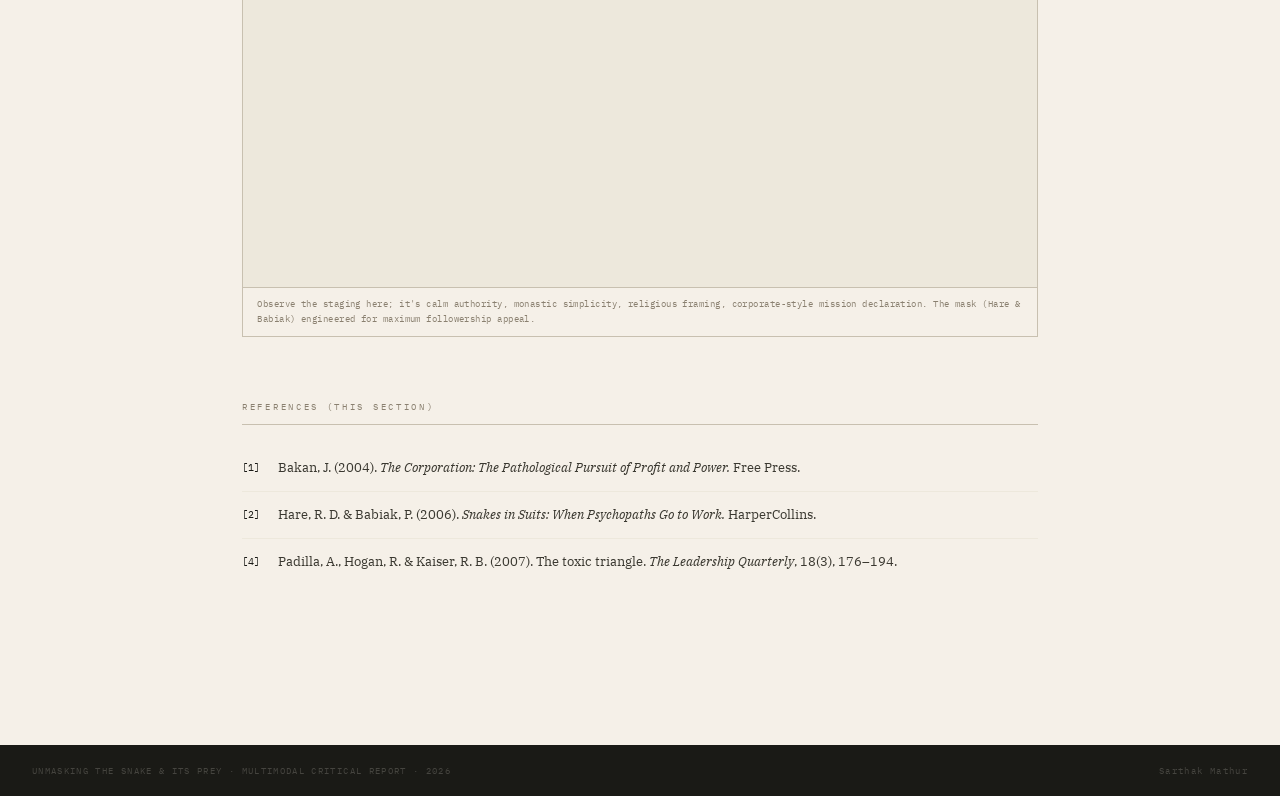
<file: leadership.html>
<!DOCTYPE html>
<html lang="en">
<head>
<meta charset="UTF-8">
<meta name="viewport" content="width=device-width, initial-scale=1.0">
<title>Unethical Leadership: Unmasking the Snake</title>
<link href="https://fonts.googleapis.com/css2?family=Special+Elite&family=IBM+Plex+Mono:wght@300;400;500;700&family=IBM+Plex+Serif:ital,wght@0,300;0,400;0,600;1,300;1,400&display=swap" rel="stylesheet">
<link rel="stylesheet" href="shared.css">
</head>
<body>

<nav>
  <a href="index.html" class="nav-brand">Sarthak Mathur</a>
  <ul class="nav-links" id="navLinks">
    <li><a href="index.html"><span>00</span>HOME</a></li>
    <li><a href="timeline.html"><span>01</span>TIMELINE</a></li>
    <li><a href="toxic-org.html"><span>02</span>TOXIC ORG</a></li>
    <li><a href="leadership.html" class="active"><span>03</span>LEADERSHIP</a></li>
    <li><a href="followership.html"><span>04</span>FOLLOWERSHIP</a></li>
    <li><a href="reflection.html"><span>05</span>REFLECTION</a></li>
  </ul>
  <div class="burger" onclick="document.getElementById('navLinks').classList.toggle('open')">
    <div></div><div></div><div></div>
  </div>
</nav>

<header class="page-header">
  <div class="page-header-inner">
    <div class="ph-eyebrow">Section 03 The Snake</div>
    <h1 class="ph-title">Unethical<br>Leadership</h1>
    <p class="ph-sub">Bin Laden as corporate psychopath: applying Hare & Babiak's PCL-R framework to the architecture of a destructive leader</p>
  </div>
</header>

<main class="page-body">

  <div class="section">
    <div class="section-label">The Snake: Psychopathic Leadership</div>
    <div class="section-title">Bin Laden as Corporate Psychopath</div>
    <div class="redact-hint">Click redacted passages to declassify</div>
    <div class="prose">
      <p>Hare and Babiak's<sup class="cite">[2]</sup> psychopathy checklist, developed for the boardroom, reads, applied to bin Laden, like a field report. Superficial charm, grandiosity, pathological lying, emotional callousness, absence of remorse, and a talent for constructing a compelling external persona over an internal void: bin Laden deployed each with precision. He cultivated <span class="redact" onclick="this.classList.toggle('revealed')">deliberate asceticism: cave-dwelling, modest robes, apparent personal poverty,</span> while directing a global operation partly funded by inherited wealth worth hundreds of millions. This paradox, ostentatious self-denial as moral authority, is a textbook instance of the "mask" Hare and Babiak describe: the psychopathic leader whose surface is engineered for followership.</p>

      <p>Bakan's<sup class="cite">[1]</sup> framework adds the institutional dimension. Just as corporate law insulates executives from moral accountability by distributing responsibility across committees, Al-Qaeda's structure insulated bin Laden. He set strategic direction; subordinates operationalised the harm. Every participant could claim they acted for God, for the cause, for the cell; not for one man's pathological vision. This is Bakan's externalising machine: an organisation constitutionally structured to project its costs, in this case civilian death, onto the world while the architect remains buffered by bureaucratic distance.</p>

      <p>What distinguishes bin Laden from merely ideological leaders is precisely what Hare and Babiak identify as the signature of the corporate psychopath: the gap between <span class="redact" onclick="this.classList.toggle('revealed')">the expressed mission and the underlying drive for power, control, and grandiose self-validation</span>. The theology was real to his followers. It was instrumental to him.</p>
    </div>
  </div>

  <div class="pq">
    <p>"Psychopaths are social predators who charm, manipulate, and ruthlessly plough their way through life, leaving a broad trail of broken hearts, shattered expectations, and empty wallets."</p>
    <cite>— HARE, R. D. & BABIAK, P. (2006). Snakes in Suits: When Psychopaths Go to Work. HarperCollins. Applied here to destructive leadership at organisational scale.</cite>
  </div>

  <!-- Photo asset -->
  <div class="photo-asset">
    <div class="pa-empty">
      <img src="assets/10.jpg" alt="Laden video address still">
    </div>
    <div class="photo-asset-cap">Bin Laden video address still</div>
  </div>

  <!-- PCL-R Profile Grid -->
  <div class="section">
    <div class="section-label">PCL-R Assessment</div>
    <div class="section-title">Subject Profile: Psychopathy Indicators</div>
    <div class="profile-grid">
      <div class="pg-header">
        <div class="pg-header-text">SUBJECT PROFILE PCL-R INDICATORS (HARE & BABIAK FRAMEWORK) OSAMA BIN LADEN</div>
      </div>
      <div class="pf-cell">
        <div class="pf-label">Grandiose sense of self-worth</div>
        <div class="pf-val hi">EXTREME &nbsp; ██████████</div>
      </div>
      <div class="pf-cell">
        <div class="pf-label">Superficial charm / persona construction</div>
        <div class="pf-val hi">EXTREME &nbsp; █████████░</div>
      </div>
      <div class="pf-cell">
        <div class="pf-label">Manipulation / instrumental use of others</div>
        <div class="pf-val hi">EXTREME &nbsp; ██████████</div>
      </div>
      <div class="pf-cell">
        <div class="pf-label">Lack of remorse or guilt</div>
        <div class="pf-val hi">EXTREME &nbsp; ██████████</div>
      </div>
      <div class="pf-cell">
        <div class="pf-label">Emotional callousness</div>
        <div class="pf-val hi">EXTREME &nbsp; ██████████</div>
      </div>
      <div class="pf-cell">
        <div class="pf-label">Pathological lying / narrative control</div>
        <div class="pf-val hi">EXTREME &nbsp; █████████░</div>
      </div>
      <div class="pf-cell">
        <div class="pf-label">Parasitic lifestyle (financial manipulation)</div>
        <div class="pf-val hi">HIGH &nbsp;&nbsp;&nbsp;&nbsp; ████████░░</div>
      </div>
      <div class="pf-cell">
        <div class="pf-label">Failure to accept responsibility</div>
        <div class="pf-val hi">EXTREME &nbsp; ██████████</div>
      </div>
    </div>
    <p style="font-family:'IBM Plex Mono',monospace;font-size:9px;letter-spacing:0.1em;color:var(--fade);margin-top:0.5rem">NOTE: This is an analytical application of Hare & Babiak's framework for academic purposes. It is not a clinical assessment.</p>
  </div>

  <div class="section">
    <div class="section-label">The Mask</div>
    <div class="section-title">Persona Construction and Media Management</div>
    <div class="prose">
      <p>Hare and Babiak describe the corporate psychopath's most dangerous tool as the mask: an engineered public persona that performs virtue, humility, or visionary purpose while concealing the exploitative mechanisms beneath. Bin Laden's mask was among the most sophisticated in recorded history of destructive leadership.</p>

      <p>His recorded addresses, produced by Al-Qaeda's As-Sahab media unit, were staged with deliberate semiotic precision. The settings communicated austerity and piety (caves, simple robes, no visible trappings of the wealth he actually commanded). The speech register communicated scholarship and measured authority, not fanaticism. The content communicated grievance-on-behalf-of-others, never personal ambition. Each element of the mask served a specific followership recruitment function.</p>

      <p><span class="redact" onclick="this.classList.toggle('revealed')">The paradox is total: the world's most wanted man, directing a global murder operation from a corporate command structure, presenting himself as a humble scholar fulfilling a reluctant duty to God.</span> This is the mask Hare and Babiak describe, and at no point during his lifetime did it fully slip in public.</p>
    </div>
  </div>

  <!-- YouTube embed: Bin Laden 1996 declaration -->
  <div class="section">
    <div class="section-label">Embedded Evidence</div>
    <div class="section-title">Primary Source: The Declaration of War (1996)</div>
    <div class="prose" style="margin-bottom:1.5rem">
      <p>Bin Laden's 1996 declaration is one of the most analytically rich primary sources for Hare and Babiak's mask concept. Observe the staging: calm authority, monastic simplicity, religious framing, corporate-style mission declaration. This is persona engineering, not spontaneous expression.</p>
    </div>

    <div class="media-item">
      <div class="media-cap-bar">Bin Laden's 1996 Declaration of War, grandiosity & persona construction [Hare & Babiak]</div>
      <div style="padding:3rem 2rem;background:var(--paper2);text-align:center">
        <iframe class="yt-frame" src="https://youtube.com/embed/orawG7vt68o?" 
          title="Bin Laden 1996 Declaration Analysis" 
          allow="accelerometer; autoplay; clipboard-write; encrypted-media; gyroscope; picture-in-picture" 
          allowfullscreen></iframe>
      </div>
      <div class="media-note">Observe the staging here; it's calm authority, monastic simplicity, religious framing, corporate-style mission declaration. The mask (Hare & Babiak) engineered for maximum followership appeal.</div>
    </div>
  </div>

  <div class="section">
    <div class="section-label">References (this section)</div>
    <div class="bib-item"><span class="bib-n">[1]</span><div>Bakan, J. (2004). <em>The Corporation: The Pathological Pursuit of Profit and Power.</em> Free Press.</div></div>
    <div class="bib-item"><span class="bib-n">[2]</span><div>Hare, R. D. & Babiak, P. (2006). <em>Snakes in Suits: When Psychopaths Go to Work.</em> HarperCollins.</div></div>
    <div class="bib-item"><span class="bib-n">[4]</span><div>Padilla, A., Hogan, R. & Kaiser, R. B. (2007). The toxic triangle. <em>The Leadership Quarterly</em>, 18(3), 176–194.</div></div>
  </div>

</main>

<nav class="page-nav">
  <a href="toxic-org.html" class="pn-btn">
    <span class="pn-label">← Previous</span>
    Toxic Organisational Behaviour
  </a>
  <a href="followership.html" class="pn-btn" style="text-align:right">
    <span class="pn-label">Next →</span>
    Problematic Followership
  </a>
</nav>

<footer>
  <span>UNMASKING THE SNAKE & ITS PREY · MULTIMODAL CRITICAL REPORT · 2026</span>
  <span>Sarthak Mathur</span>
</footer>

</body>
</html>
</file>
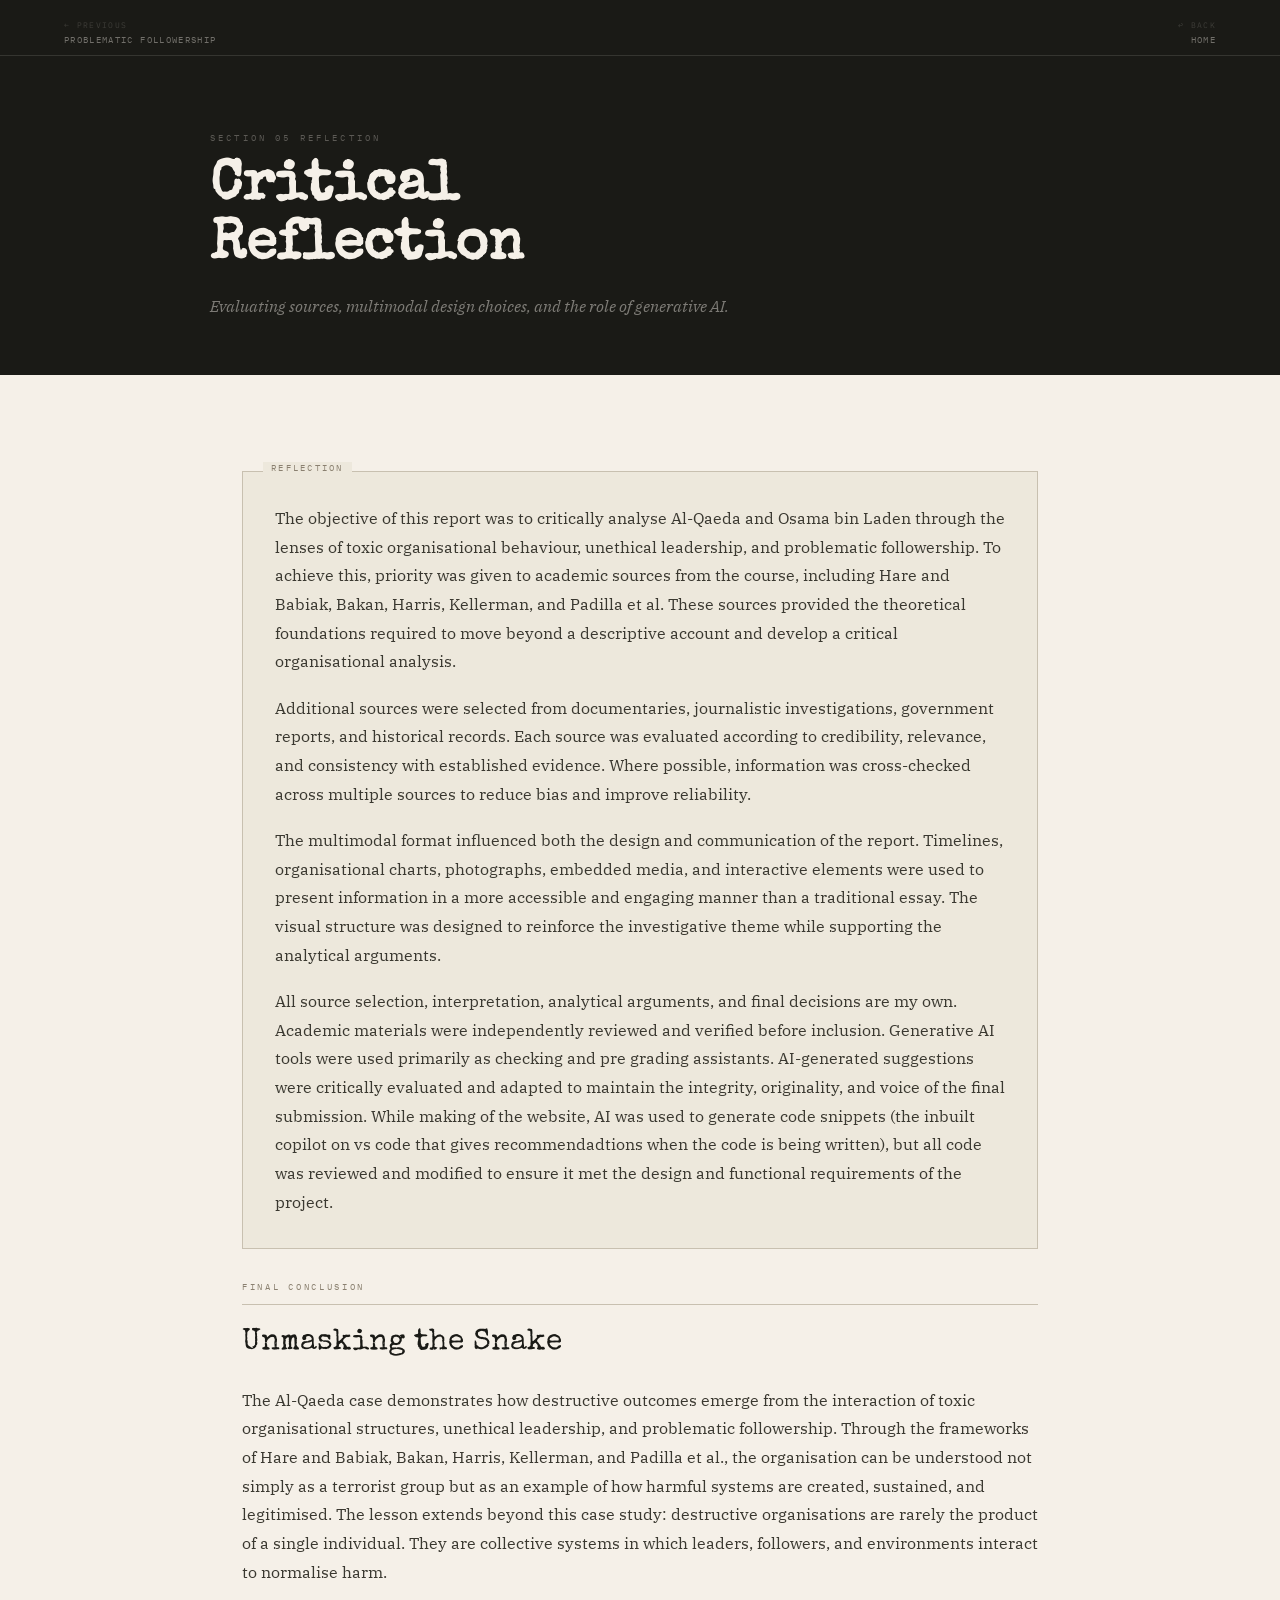
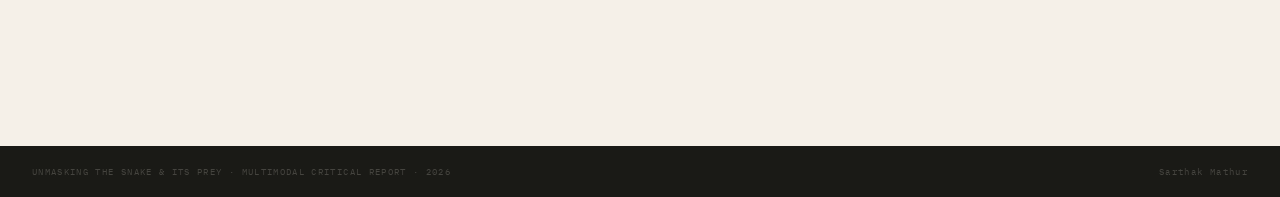
<file: reflection.html>
```html
<!DOCTYPE html>
<html lang="en">
<head>
<meta charset="UTF-8">
<meta name="viewport" content="width=device-width, initial-scale=1.0">
<title>Critical Reflection: Unmasking the Snake</title>

<link href="https://fonts.googleapis.com/css2?family=Special+Elite&family=IBM+Plex+Mono:wght@300;400;500;700&family=IBM+Plex+Serif:wght@300;400;600&display=swap" rel="stylesheet">

<link rel="stylesheet" href="shared.css">
</head>
<body>

<nav>
  <a href="index.html" class="nav-brand">Sarthak Mathur</a>

  <ul class="nav-links" id="navLinks">
    <li><a href="index.html"><span>00</span>HOME</a></li>
    <li><a href="timeline.html"><span>01</span>TIMELINE</a></li>
    <li><a href="toxic-org.html"><span>02</span>TOXIC ORG</a></li>
    <li><a href="leadership.html"><span>03</span>LEADERSHIP</a></li>
    <li><a href="followership.html"><span>04</span>FOLLOWERSHIP</a></li>
    <li><a href="reflection.html" class="active"><span>05</span>REFLECTION</a></li>
  </ul>

  <div class="burger" onclick="document.getElementById('navLinks').classList.toggle('open')">
    <div></div><div></div><div></div>
  </div>
</nav>

<header class="page-header">

<div class="page-header-inner">

<div class="ph-eyebrow">
SECTION 05 REFLECTION
</div>

<h1 class="ph-title">
Critical<br>
Reflection
</h1>

<p class="ph-sub">
Evaluating sources, multimodal design choices, and the role of generative AI.
</p>

</div>

</header>

<main class="page-body">

<div class="reflection">

<div class="reflection-label">
REFLECTION
</div>

<div class="prose">

<p>
The objective of this report was to critically analyse Al-Qaeda and Osama bin Laden through the lenses of toxic organisational behaviour, unethical leadership, and problematic followership. To achieve this, priority was given to academic sources from the course, including Hare and Babiak, Bakan, Harris, Kellerman, and Padilla et al. These sources provided the theoretical foundations required to move beyond a descriptive account and develop a critical organisational analysis.
</p>

<p>
Additional sources were selected from documentaries, journalistic investigations, government reports, and historical records. Each source was evaluated according to credibility, relevance, and consistency with established evidence. Where possible, information was cross-checked across multiple sources to reduce bias and improve reliability.
</p>

<p>
The multimodal format influenced both the design and communication of the report. Timelines, organisational charts, photographs, embedded media, and interactive elements were used to present information in a more accessible and engaging manner than a traditional essay. The visual structure was designed to reinforce the investigative theme while supporting the analytical arguments.
</p>

<p>
All source selection, interpretation, analytical arguments, and final decisions are my own. Academic materials were independently reviewed and verified before inclusion. Generative AI tools were used primarily as checking and pre grading assistants. AI-generated suggestions were critically evaluated and adapted to maintain the integrity, originality, and voice of the final submission. While making of the website, AI was used to generate code snippets (the inbuilt copilot on vs code that gives recommendadtions when the code is being written), but all code was reviewed and modified to ensure it met the design and functional requirements of the project.
</p>

</div>

</div>

<section class="section">

<div class="section-label">
Final Conclusion
</div>

<div class="section-title">
Unmasking the Snake
</div>

<div class="prose">

<p>
The Al-Qaeda case demonstrates how destructive outcomes emerge from the interaction of toxic organisational structures, unethical leadership, and problematic followership. Through the frameworks of Hare and Babiak, Bakan, Harris, Kellerman, and Padilla et al., the organisation can be understood not simply as a terrorist group but as an example of how harmful systems are created, sustained, and legitimised. The lesson extends beyond this case study: destructive organisations are rarely the product of a single individual. They are collective systems in which leaders, followers, and environments interact to normalise harm.
</p>

</div>

</section>

</main>

<nav class="page-nav">
  <a href="followership.html" class="pn-btn">
    <span class="pn-label">← Previous</span>
    Problematic Followership
  </a>
  <a href="index.html" class="pn-btn" style="text-align:right">
    <span class="pn-label">↩ Back</span>
    Home
  </a>
</nav>

</main>

<footer>
  <span>UNMASKING THE SNAKE & ITS PREY · MULTIMODAL CRITICAL REPORT · 2026</span>
  <span>Sarthak Mathur</span>
</footer>

</body>
</html>
</file>
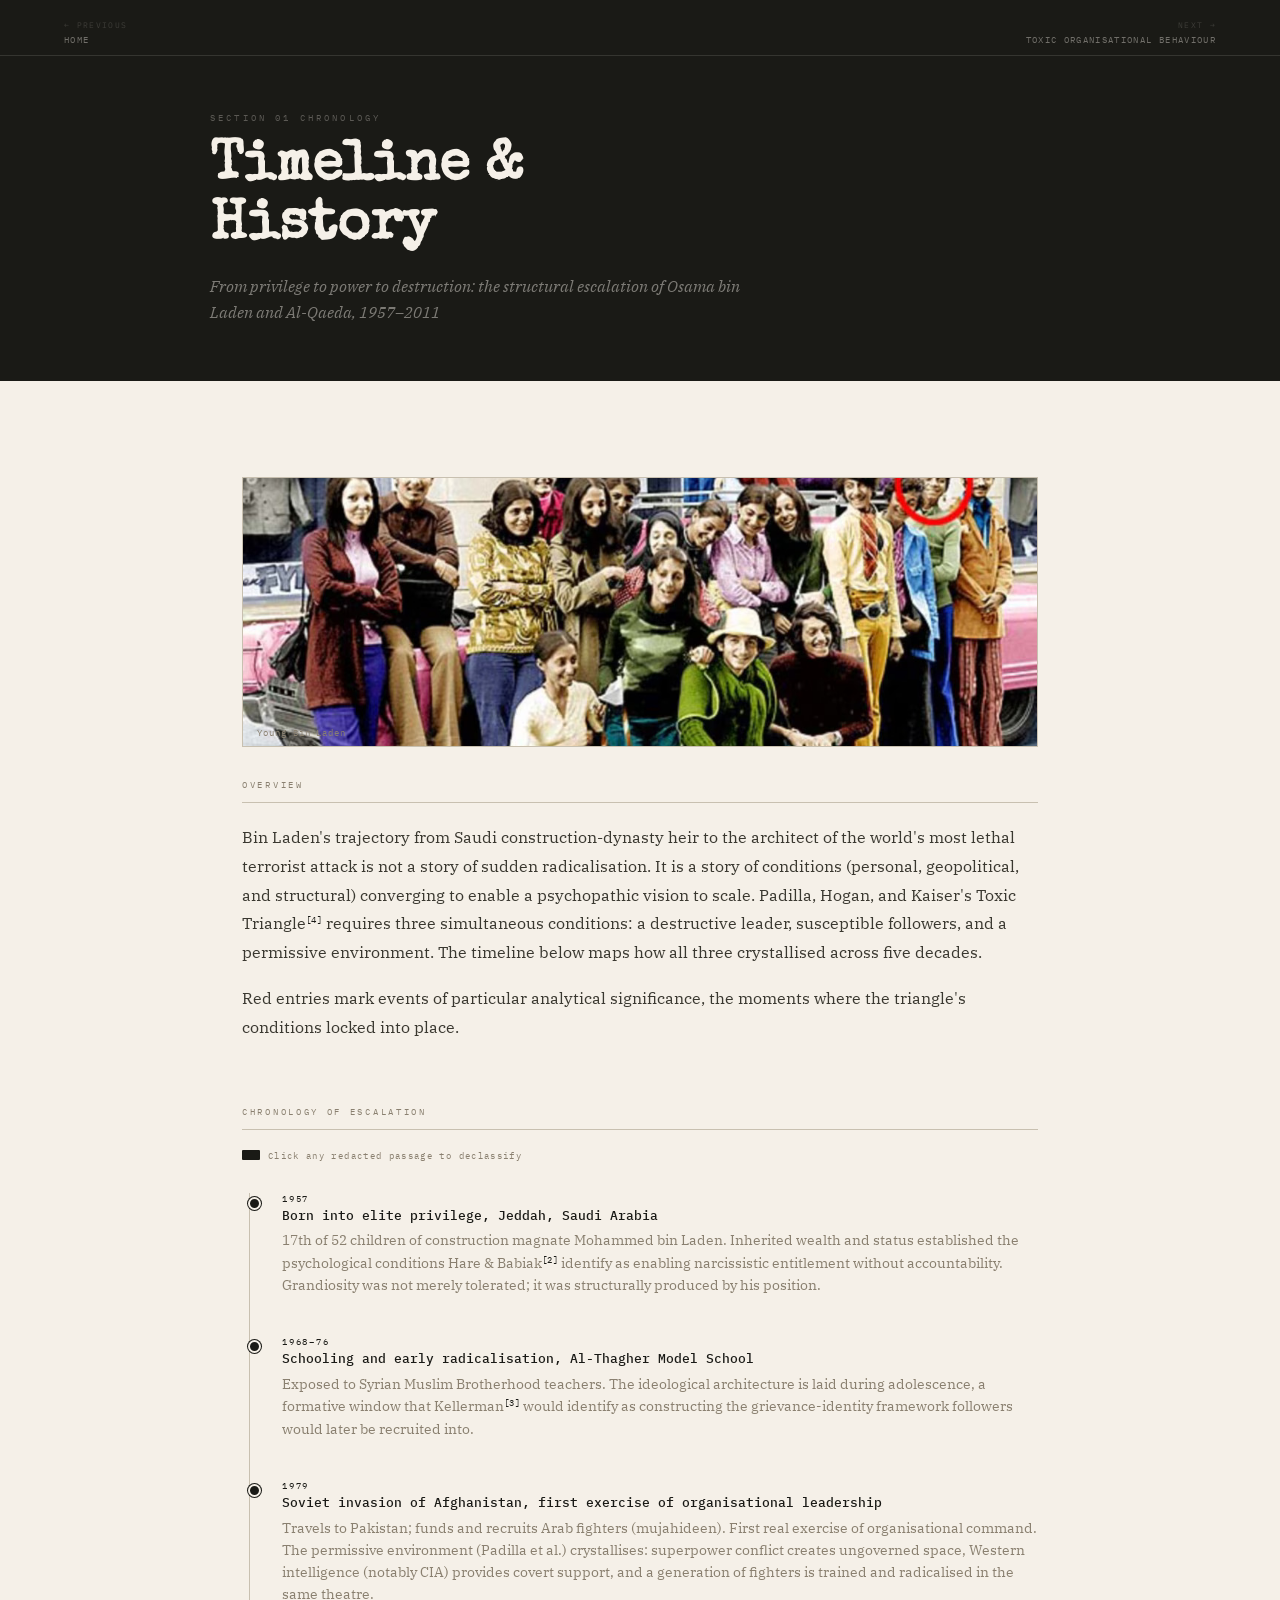
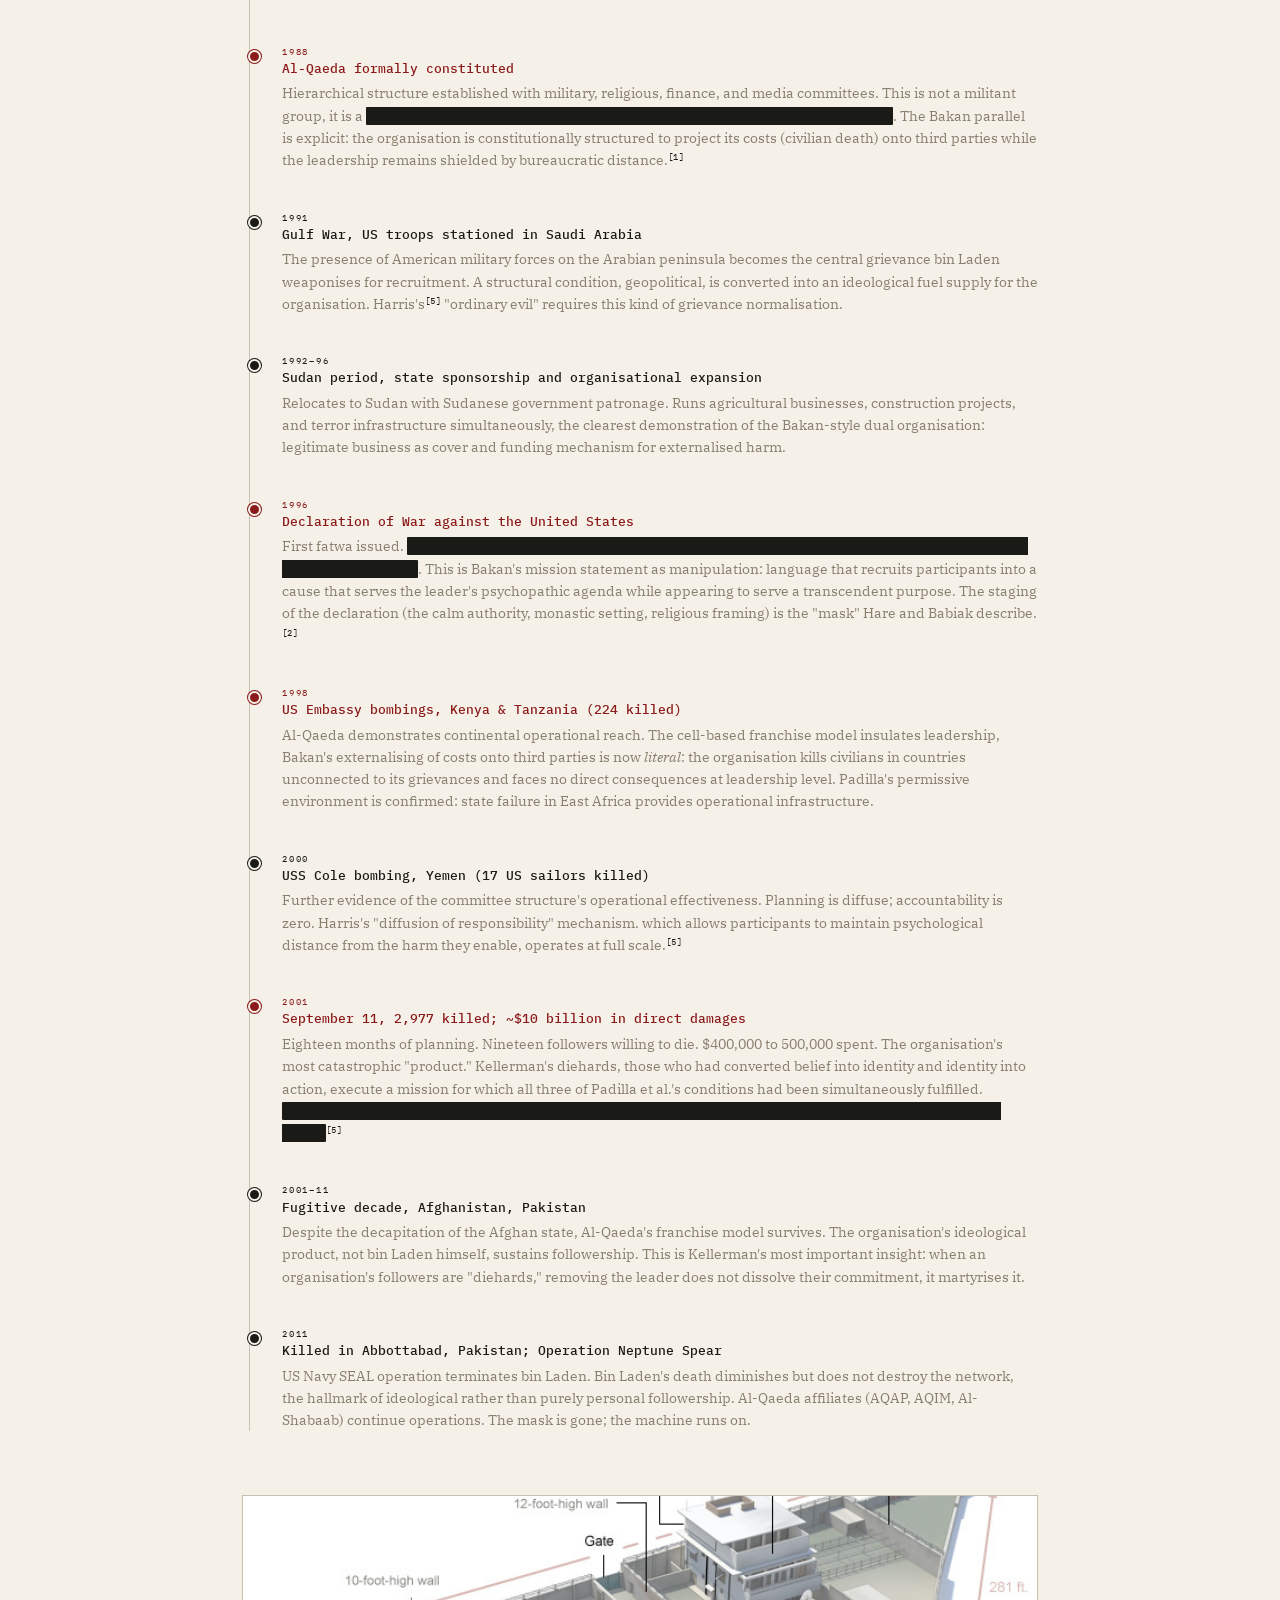
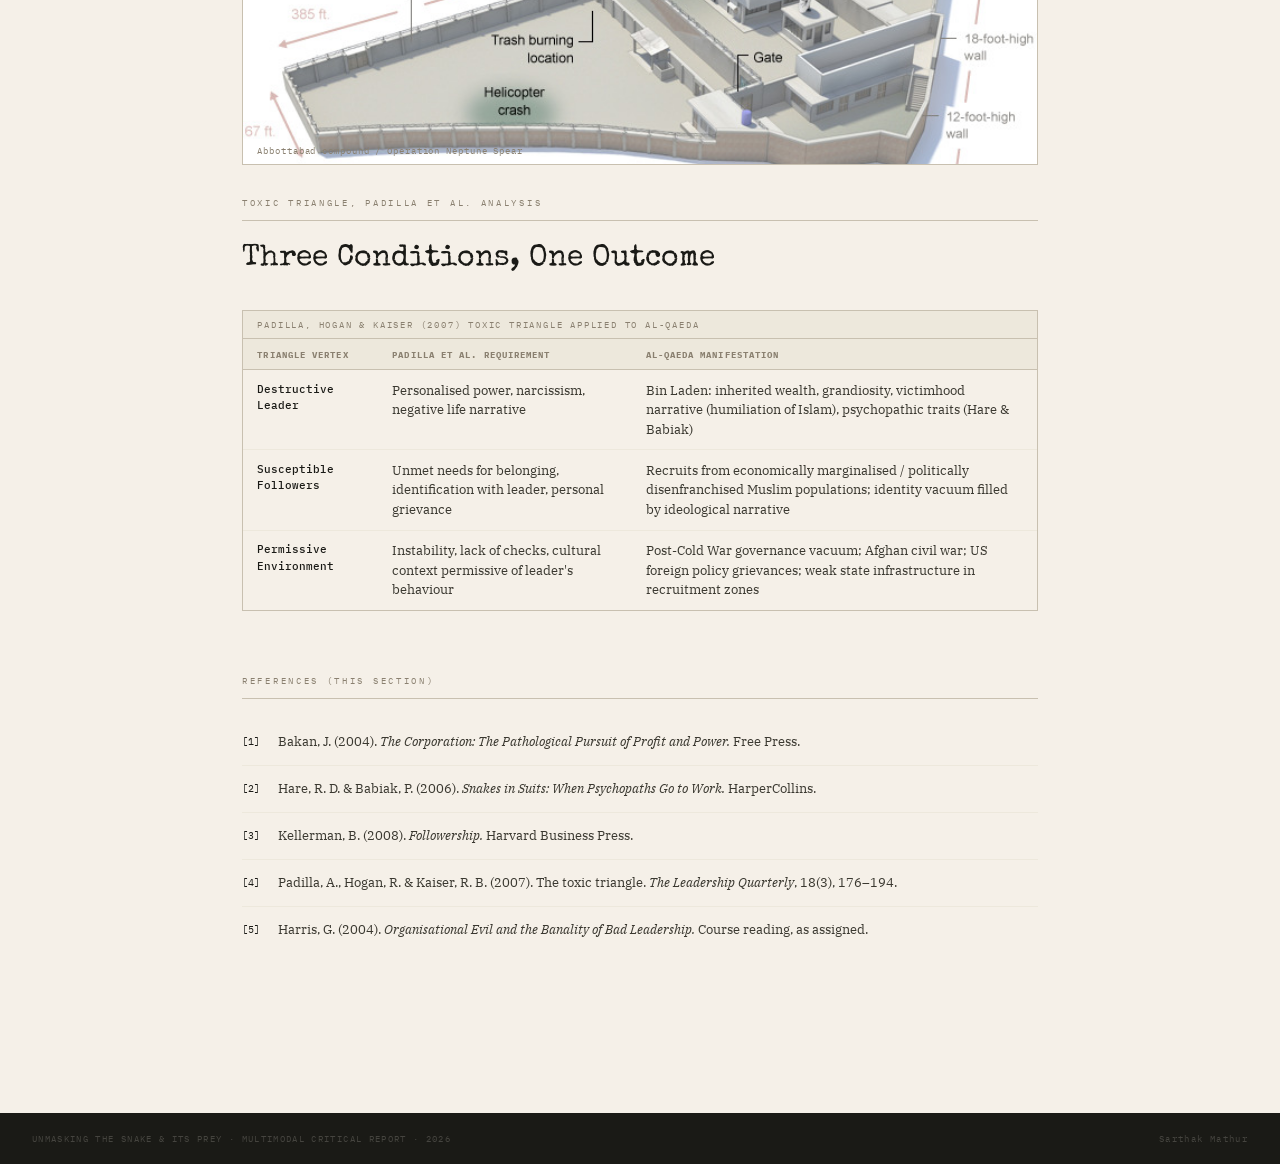
<file: timeline.html>
<!DOCTYPE html>
<html lang="en">
<head>
<meta charset="UTF-8">
<meta name="viewport" content="width=device-width, initial-scale=1.0">
<title>Timeline: Unmasking the Snake</title>
<link href="https://fonts.googleapis.com/css2?family=Special+Elite&family=IBM+Plex+Mono:wght@300;400;500;700&family=IBM+Plex+Serif:ital,wght@0,300;0,400;0,600;1,300;1,400&display=swap" rel="stylesheet">
<link rel="stylesheet" href="shared.css">
</head>
<body>

<nav>
  <a href="index.html" class="nav-brand">Sarthak Mathur</a>
  <ul class="nav-links" id="navLinks">
    <li><a href="index.html"><span>00</span>HOME</a></li>
    <li><a href="timeline.html" class="active"><span>01</span>TIMELINE</a></li>
    <li><a href="toxic-org.html"><span>02</span>TOXIC ORG</a></li>
    <li><a href="leadership.html"><span>03</span>LEADERSHIP</a></li>
    <li><a href="followership.html"><span>04</span>FOLLOWERSHIP</a></li>
    <li><a href="reflection.html"><span>05</span>REFLECTION</a></li>
  </ul>
  <div class="burger" onclick="document.getElementById('navLinks').classList.toggle('open')">
    <div></div><div></div><div></div>
  </div>
</nav>

<header class="page-header">
  <div class="page-header-inner">
    <div class="ph-eyebrow">Section 01 Chronology</div>
    <h1 class="ph-title">Timeline &<br>History</h1>
    <p class="ph-sub">From privilege to power to destruction: the structural escalation of Osama bin Laden and Al-Qaeda, 1957–2011</p>
  </div>
</header>

<main class="page-body">

  <!-- Photo asset: young bin Laden / early years -->
  <div class="photo-asset">
    <div class="pa-empty">
      <img src="assets/7.jpg" alt="Young Bin Laden">
    </div>
    <div class="photo-asset-cap">Young Bin Laden</div>
  </div>

  <div class="section">
    <div class="section-label">Overview</div>
    <div class="prose">
      <p>Bin Laden's trajectory from Saudi construction-dynasty heir to the architect of the world's most lethal terrorist attack is not a story of sudden radicalisation. It is a story of conditions (personal, geopolitical, and structural) converging to enable a psychopathic vision to scale. Padilla, Hogan, and Kaiser's Toxic Triangle<sup class="cite">[4]</sup> requires three simultaneous conditions: a destructive leader, susceptible followers, and a permissive environment. The timeline below maps how all three crystallised across five decades.</p>
      <p>Red entries mark events of particular analytical significance, the moments where the triangle's conditions locked into place.</p>
    </div>
  </div>

  <div class="section">
    <div class="section-label">Chronology of Escalation</div>
    <div class="redact-hint">Click any redacted passage to declassify</div>

    <div class="timeline">

      <div class="tl-item">
        <div class="tl-year">1957</div>
        <div class="tl-event">Born into elite privilege, Jeddah, Saudi Arabia</div>
        <div class="tl-desc">17th of 52 children of construction magnate Mohammed bin Laden. Inherited wealth and status established the psychological conditions Hare & Babiak<sup class="cite">[2]</sup> identify as enabling narcissistic entitlement without accountability. Grandiosity was not merely tolerated; it was structurally produced by his position.</div>
      </div>

      <div class="tl-item">
        <div class="tl-year">1968–76</div>
        <div class="tl-event">Schooling and early radicalisation, Al-Thagher Model School</div>
        <div class="tl-desc">Exposed to Syrian Muslim Brotherhood teachers. The ideological architecture is laid during adolescence, a formative window that Kellerman<sup class="cite">[3]</sup> would identify as constructing the grievance-identity framework followers would later be recruited into.</div>
      </div>

      <div class="tl-item">
        <div class="tl-year">1979</div>
        <div class="tl-event">Soviet invasion of Afghanistan, first exercise of organisational leadership</div>
        <div class="tl-desc">Travels to Pakistan; funds and recruits Arab fighters (mujahideen). First real exercise of organisational command. The permissive environment (Padilla et al.) crystallises: superpower conflict creates ungoverned space, Western intelligence (notably CIA) provides covert support, and a generation of fighters is trained and radicalised in the same theatre.</div>
      </div>

      <div class="tl-item major">
        <div class="tl-year">1988</div>
        <div class="tl-event">Al-Qaeda formally constituted</div>
        <div class="tl-desc">Hierarchical structure established with military, religious, finance, and media committees. This is not a militant group, it is a <span class="redact" onclick="this.classList.toggle('revealed')">recognisable corporate organogram built to industrialise a psychopathic vision</span>. The Bakan parallel is explicit: the organisation is constitutionally structured to project its costs (civilian death) onto third parties while the leadership remains shielded by bureaucratic distance.<sup class="cite">[1]</sup></div>
      </div>

      <div class="tl-item">
        <div class="tl-year">1991</div>
        <div class="tl-event">Gulf War, US troops stationed in Saudi Arabia</div>
        <div class="tl-desc">The presence of American military forces on the Arabian peninsula becomes the central grievance bin Laden weaponises for recruitment. A structural condition, geopolitical, is converted into an ideological fuel supply for the organisation. Harris's<sup class="cite">[5]</sup> "ordinary evil" requires this kind of grievance normalisation.</div>
      </div>

      <div class="tl-item">
        <div class="tl-year">1992–96</div>
        <div class="tl-event">Sudan period, state sponsorship and organisational expansion</div>
        <div class="tl-desc">Relocates to Sudan with Sudanese government patronage. Runs agricultural businesses, construction projects, and terror infrastructure simultaneously, the clearest demonstration of the Bakan-style dual organisation: legitimate business as cover and funding mechanism for externalised harm.</div>
      </div>

      <div class="tl-item major">
        <div class="tl-year">1996</div>
        <div class="tl-event">Declaration of War against the United States</div>
        <div class="tl-desc">First fatwa issued. <span class="redact" onclick="this.classList.toggle('revealed')">Bin Laden performs the "visionary CEO", articulating a global mission that reframes grievance as sacred obligation</span>. This is Bakan's mission statement as manipulation: language that recruits participants into a cause that serves the leader's psychopathic agenda while appearing to serve a transcendent purpose. The staging of the declaration (the calm authority, monastic setting, religious framing) is the "mask" Hare and Babiak describe.<sup class="cite">[2]</sup></div>
      </div>

      <div class="tl-item major">
        <div class="tl-year">1998</div>
        <div class="tl-event">US Embassy bombings, Kenya & Tanzania (224 killed)</div>
        <div class="tl-desc">Al-Qaeda demonstrates continental operational reach. The cell-based franchise model insulates leadership, Bakan's externalising of costs onto third parties is now <em>literal</em>: the organisation kills civilians in countries unconnected to its grievances and faces no direct consequences at leadership level. Padilla's permissive environment is confirmed: state failure in East Africa provides operational infrastructure.</div>
      </div>

      <div class="tl-item">
        <div class="tl-year">2000</div>
        <div class="tl-event">USS Cole bombing, Yemen (17 US sailors killed)</div>
        <div class="tl-desc">Further evidence of the committee structure's operational effectiveness. Planning is diffuse; accountability is zero. Harris's "diffusion of responsibility" mechanism. which allows participants to maintain psychological distance from the harm they enable, operates at full scale.<sup class="cite">[5]</sup></div>
      </div>

      <div class="tl-item major">
        <div class="tl-year">2001</div>
        <div class="tl-event">September 11, 2,977 killed; ~$10 billion in direct damages</div>
        <div class="tl-desc">Eighteen months of planning. Nineteen followers willing to die. $400,000 to 500,000 spent. The organisation's most catastrophic "product." Kellerman's diehards, those who had converted belief into identity and identity into action, execute a mission for which all three of Padilla et al.'s conditions had been simultaneously fulfilled. <span class="redact" onclick="this.classList.toggle('revealed')">Harris's ordinary evil at industrial scale: not sadism, but role-distance, dehumanisation, and bureaucratised harm.</span><sup class="cite">[5]</sup></div>
      </div>

      <div class="tl-item">
        <div class="tl-year">2001–11</div>
        <div class="tl-event">Fugitive decade, Afghanistan, Pakistan</div>
        <div class="tl-desc">Despite the decapitation of the Afghan state, Al-Qaeda's franchise model survives. The organisation's ideological product, not bin Laden himself, sustains followership. This is Kellerman's most important insight: when an organisation's followers are "diehards," removing the leader does not dissolve their commitment, it martyrises it.</div>
      </div>

      <div class="tl-item">
        <div class="tl-year">2011</div>
        <div class="tl-event">Killed in Abbottabad, Pakistan; Operation Neptune Spear</div>
        <div class="tl-desc">US Navy SEAL operation terminates bin Laden. Bin Laden's death diminishes but does not destroy the network, the hallmark of ideological rather than purely personal followership. Al-Qaeda affiliates (AQAP, AQIM, Al-Shabaab) continue operations. The mask is gone; the machine runs on.</div>
      </div>

    </div>
  </div>

  <!-- Second photo asset -->
  <div class="photo-asset">
    <div class="pa-empty">
      <img src="assets/8.jpg" alt="Abbottabad compound / Operation Neptune Spear">
    </div>
    <div class="photo-asset-cap">Abbottabad compound / Operation Neptune Spear</div>
  </div>

  <div class="section">
    <div class="section-label">Toxic Triangle, Padilla et al. Analysis</div>
    <div class="section-title">Three Conditions, One Outcome</div>
    <div class="table-wrap">
      <div class="table-cap">PADILLA, HOGAN & KAISER (2007) TOXIC TRIANGLE APPLIED TO AL-QAEDA</div>
      <table>
        <thead>
          <tr>
            <th>Triangle vertex</th>
            <th>Padilla et al. requirement</th>
            <th>Al-Qaeda manifestation</th>
          </tr>
        </thead>
        <tbody>
          <tr>
            <td>Destructive Leader</td>
            <td>Personalised power, narcissism, negative life narrative</td>
            <td>Bin Laden: inherited wealth, grandiosity, victimhood narrative (humiliation of Islam), psychopathic traits (Hare & Babiak)</td>
          </tr>
          <tr>
            <td>Susceptible Followers</td>
            <td>Unmet needs for belonging, identification with leader, personal grievance</td>
            <td>Recruits from economically marginalised / politically disenfranchised Muslim populations; identity vacuum filled by ideological narrative</td>
          </tr>
          <tr>
            <td>Permissive Environment</td>
            <td>Instability, lack of checks, cultural context permissive of leader's behaviour</td>
            <td>Post-Cold War governance vacuum; Afghan civil war; US foreign policy grievances; weak state infrastructure in recruitment zones</td>
          </tr>
        </tbody>
      </table>
    </div>
  </div>

  <!-- bibliography quick ref -->
  <div class="section">
    <div class="section-label">References (this section)</div>
    <div class="bib-item"><span class="bib-n">[1]</span><div>Bakan, J. (2004). <em>The Corporation: The Pathological Pursuit of Profit and Power.</em> Free Press.</div></div>
    <div class="bib-item"><span class="bib-n">[2]</span><div>Hare, R. D. & Babiak, P. (2006). <em>Snakes in Suits: When Psychopaths Go to Work.</em> HarperCollins.</div></div>
    <div class="bib-item"><span class="bib-n">[3]</span><div>Kellerman, B. (2008). <em>Followership.</em> Harvard Business Press.</div></div>
    <div class="bib-item"><span class="bib-n">[4]</span><div>Padilla, A., Hogan, R. & Kaiser, R. B. (2007). The toxic triangle. <em>The Leadership Quarterly</em>, 18(3), 176–194.</div></div>
    <div class="bib-item"><span class="bib-n">[5]</span><div>Harris, G. (2004). <em>Organisational Evil and the Banality of Bad Leadership.</em> Course reading, as assigned.</div></div>
  </div>

</main>

<nav class="page-nav">
  <a href="index.html" class="pn-btn">
    <span class="pn-label">← Previous</span>
    Home
  </a>
  <a href="toxic-org.html" class="pn-btn" style="text-align:right">
    <span class="pn-label">Next →</span>
    Toxic Organisational Behaviour
  </a>
</nav>

<footer>
  <span>UNMASKING THE SNAKE & ITS PREY · MULTIMODAL CRITICAL REPORT · 2026</span>
  <span>Sarthak Mathur</span>
</footer>

</body>
</html>
</file>
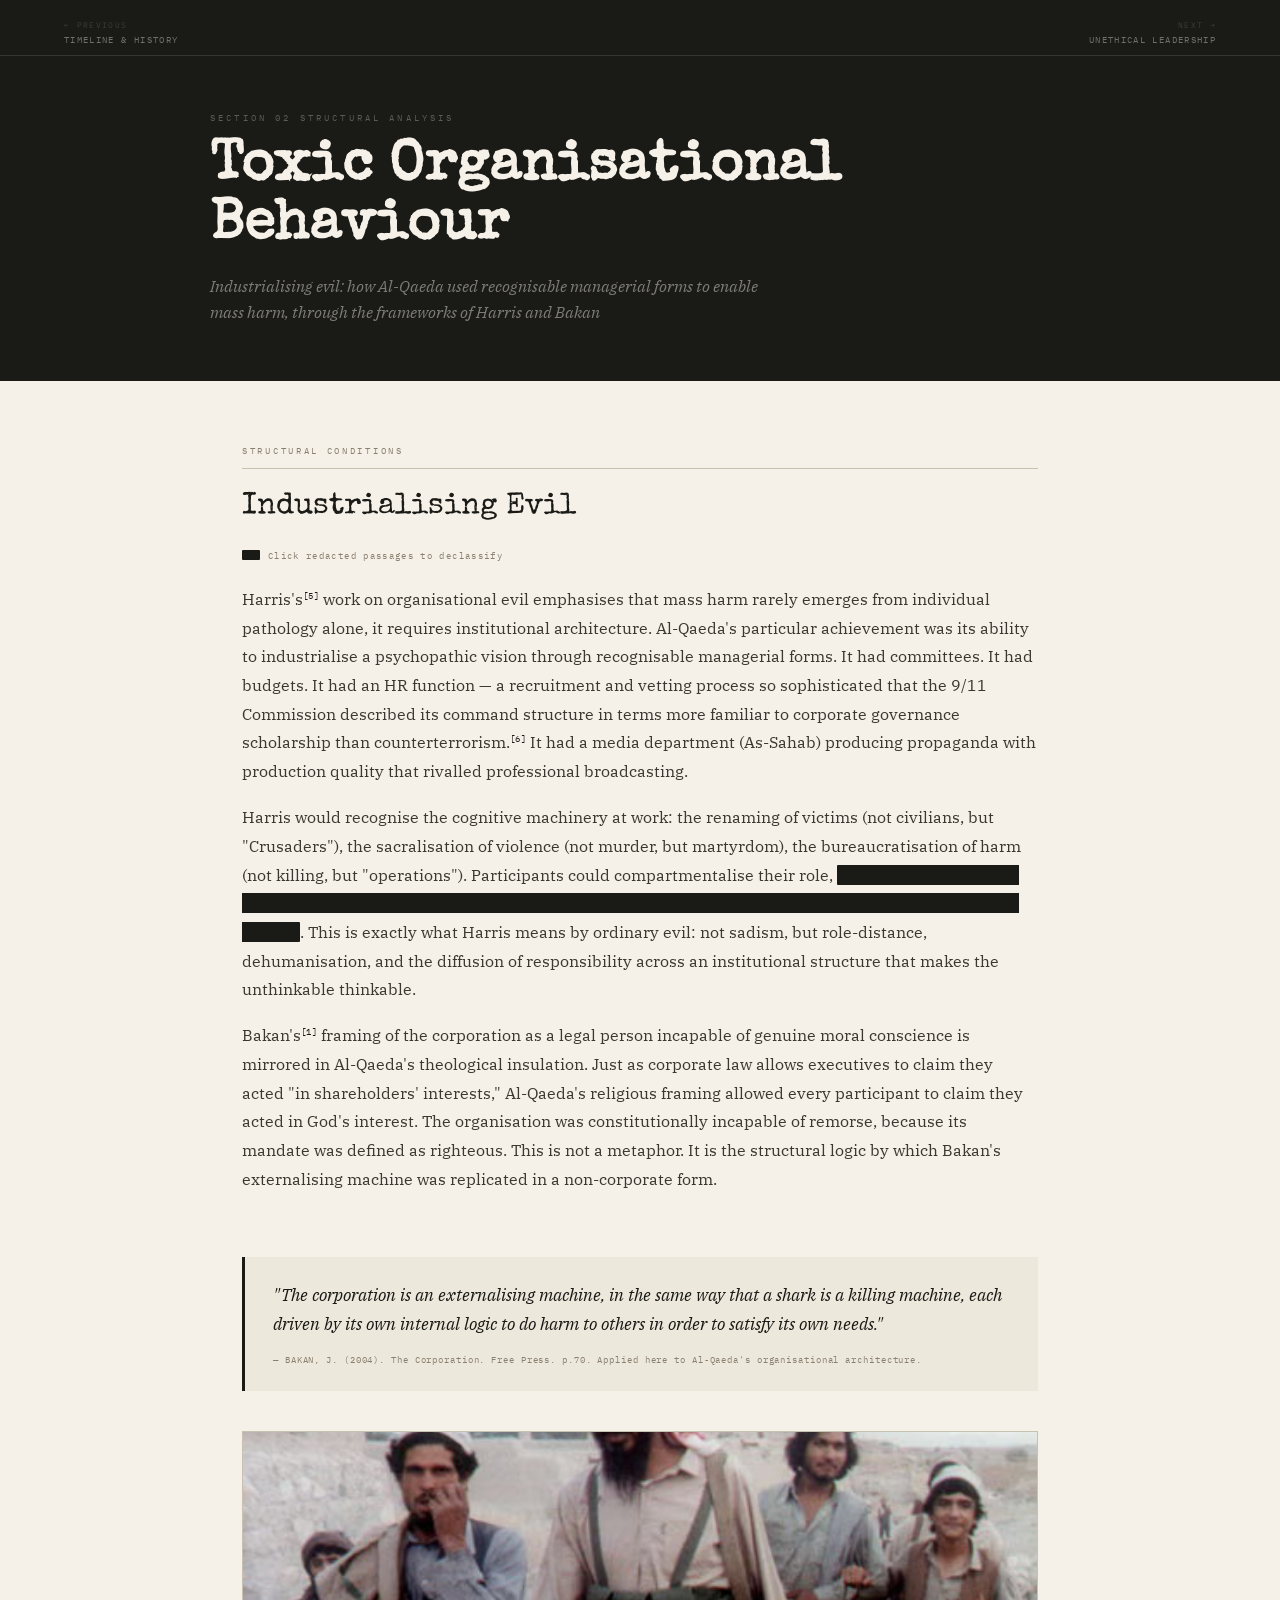
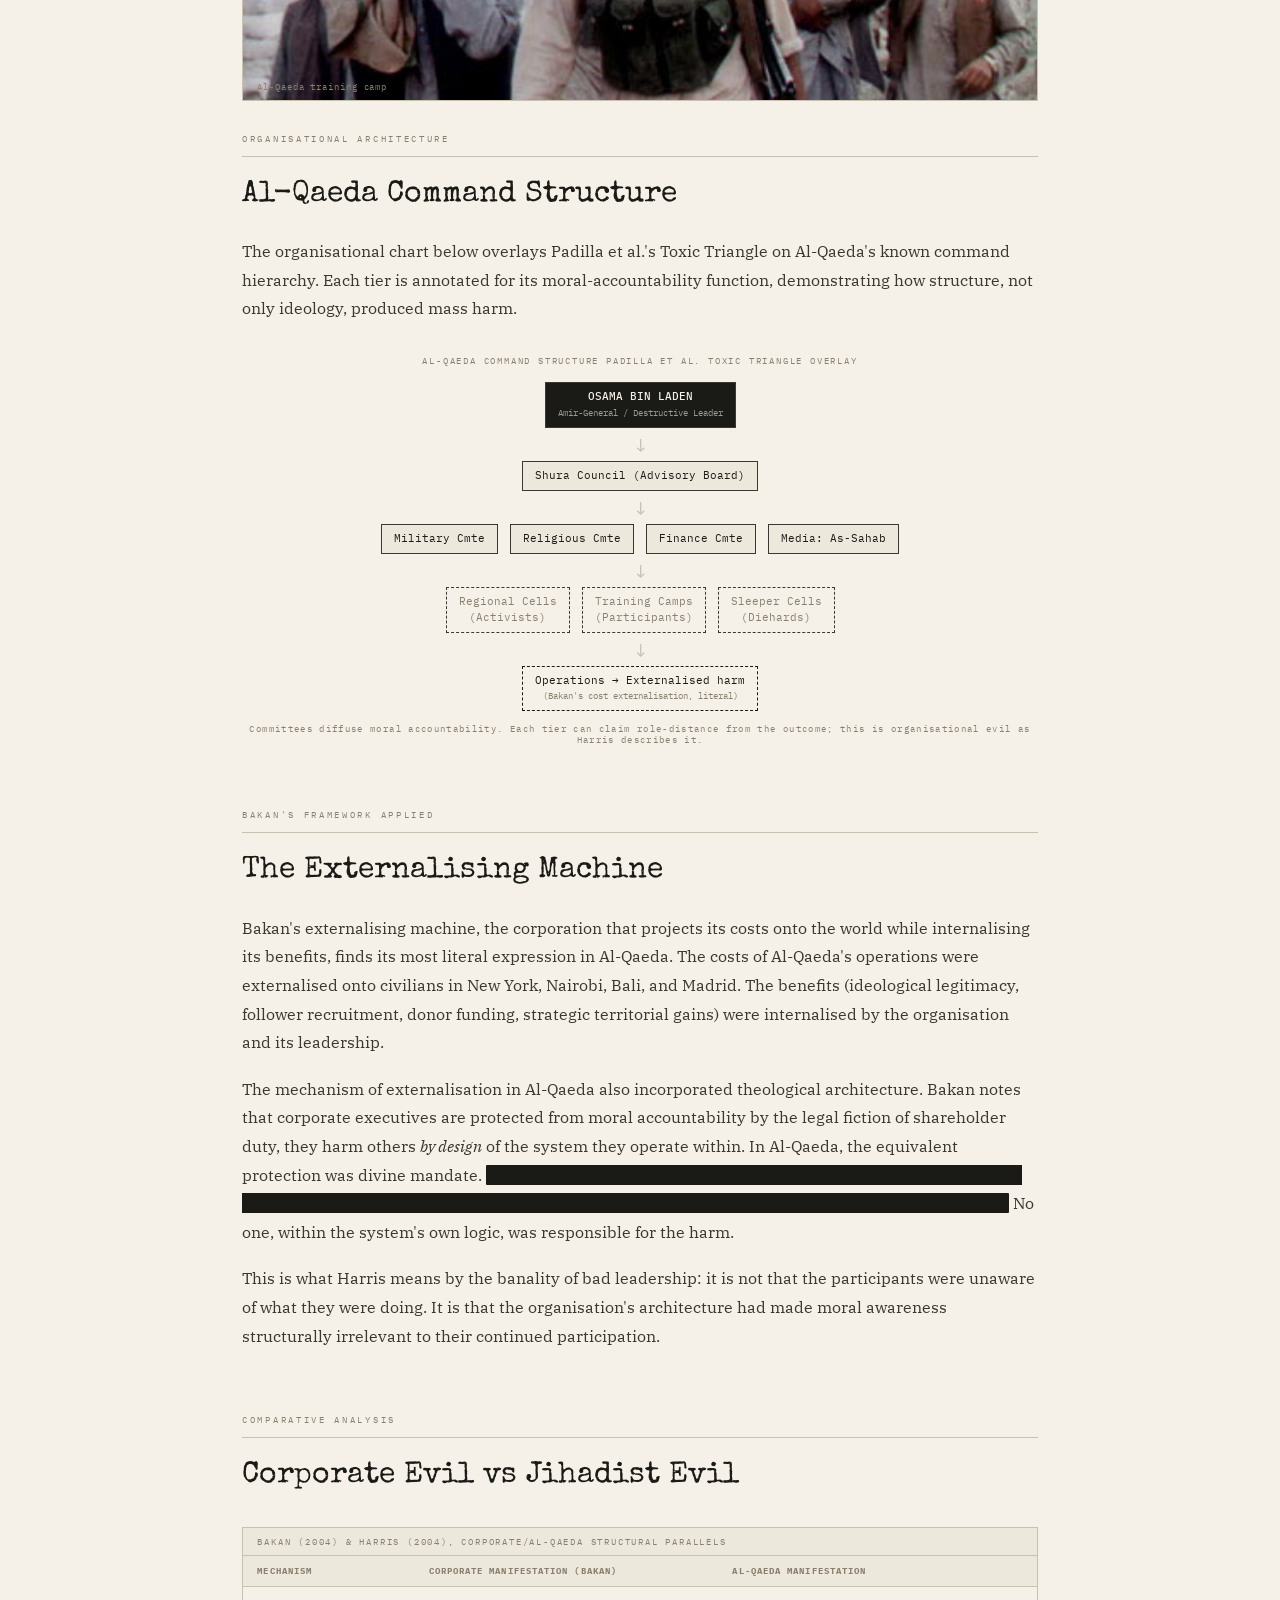
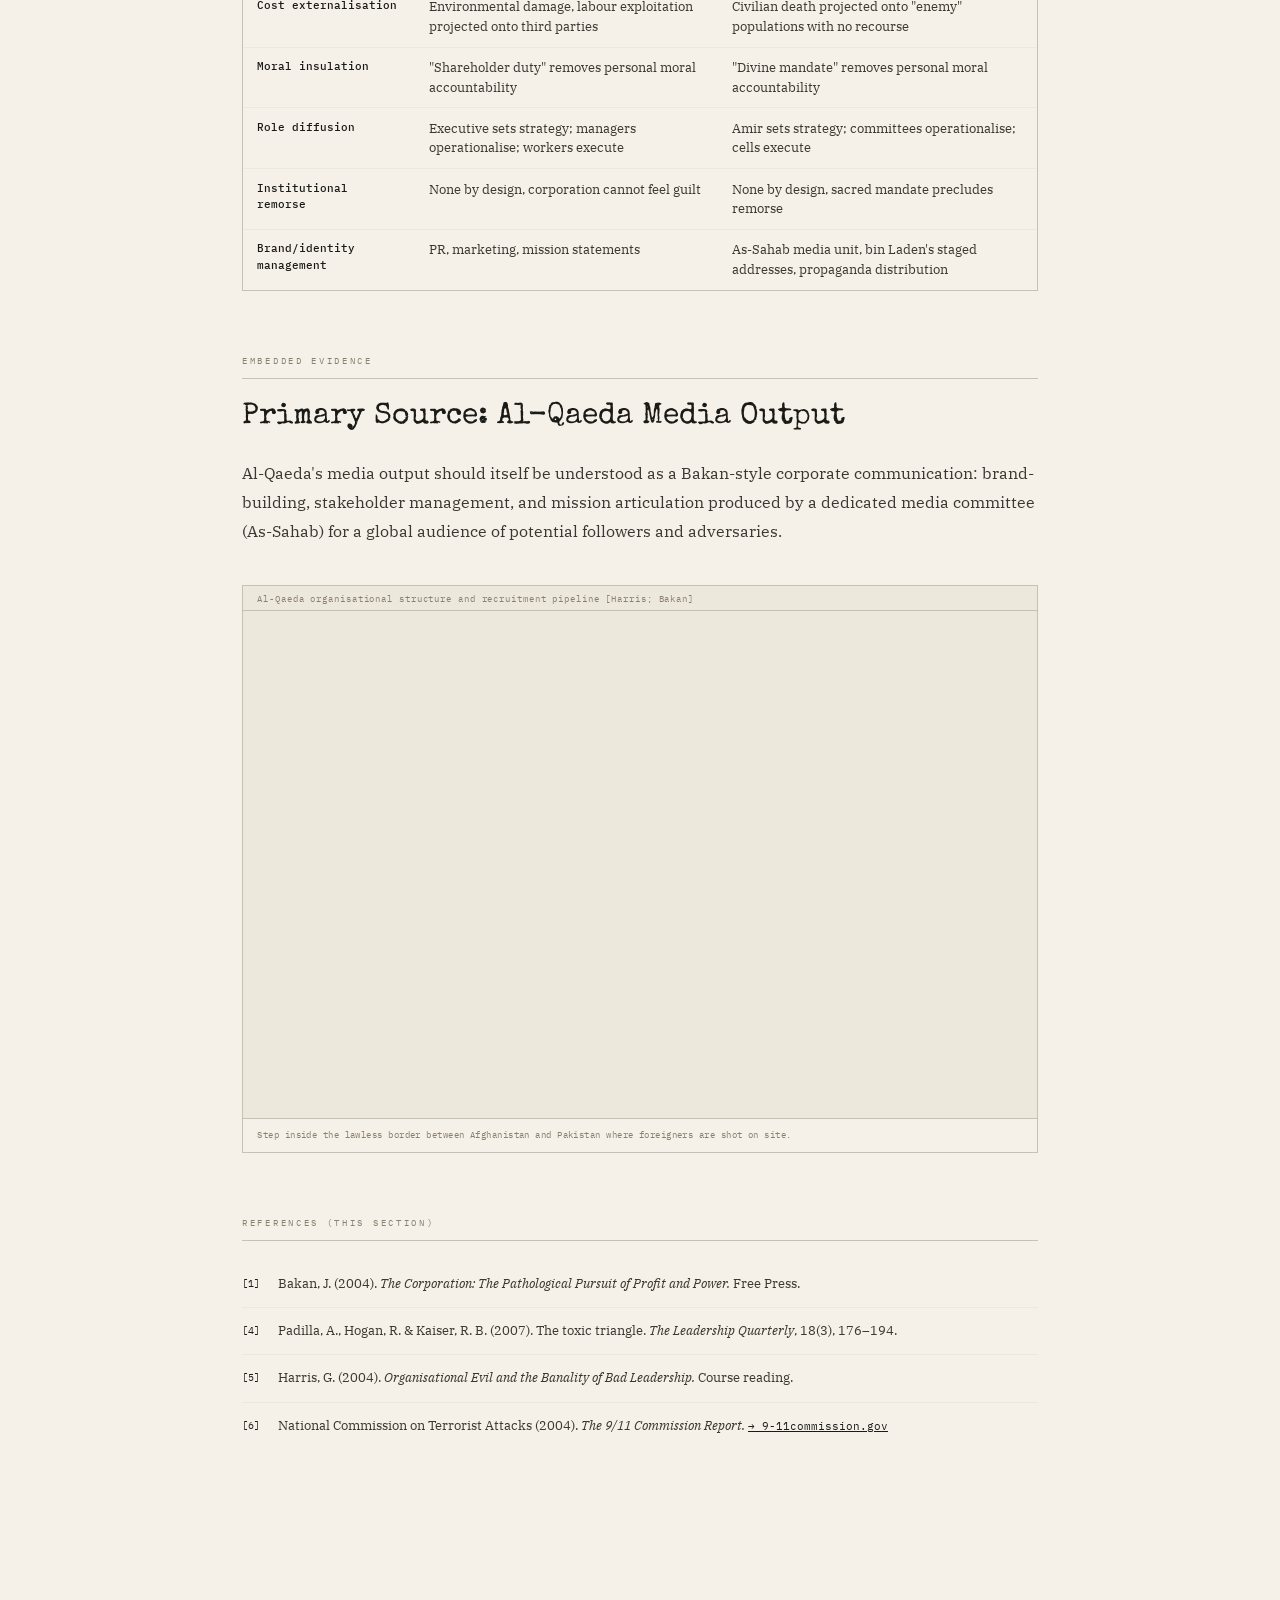
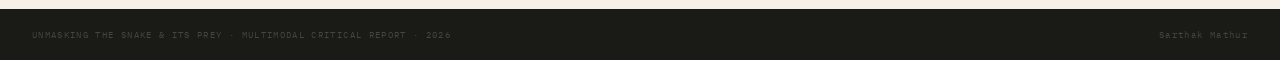
<file: toxic-org.html>
<!DOCTYPE html>
<html lang="en">
<head>
<meta charset="UTF-8">
<meta name="viewport" content="width=device-width, initial-scale=1.0">
<title>Toxic Organisational Behaviour: Unmasking the Snake</title>
<link href="https://fonts.googleapis.com/css2?family=Special+Elite&family=IBM+Plex+Mono:wght@300;400;500;700&family=IBM+Plex+Serif:ital,wght@0,300;0,400;0,600;1,300;1,400&display=swap" rel="stylesheet">
<link rel="stylesheet" href="shared.css">
</head>
<body>

<nav>
  <a href="index.html" class="nav-brand">Sarthak Mathur</a>
  <ul class="nav-links" id="navLinks">
    <li><a href="index.html"><span>00</span>HOME</a></li>
    <li><a href="timeline.html"><span>01</span>TIMELINE</a></li>
    <li><a href="toxic-org.html" class="active"><span>02</span>TOXIC ORG</a></li>
    <li><a href="leadership.html"><span>03</span>LEADERSHIP</a></li>
    <li><a href="followership.html"><span>04</span>FOLLOWERSHIP</a></li>
    <li><a href="reflection.html"><span>05</span>REFLECTION</a></li>
  </ul>
  <div class="burger" onclick="document.getElementById('navLinks').classList.toggle('open')">
    <div></div><div></div><div></div>
  </div>
</nav>

<header class="page-header">
  <div class="page-header-inner">
    <div class="ph-eyebrow">Section 02 Structural Analysis</div>
    <h1 class="ph-title">Toxic Organisational<br>Behaviour</h1>
    <p class="ph-sub">Industrialising evil: how Al-Qaeda used recognisable managerial forms to enable mass harm, through the frameworks of Harris and Bakan</p>
  </div>
</header>

<main class="page-body">

  <div class="section">
    <div class="section-label">Structural Conditions</div>
    <div class="section-title">Industrialising Evil</div>
    <div class="redact-hint">Click redacted passages to declassify</div>
    <div class="prose">
      <p>Harris's<sup class="cite">[5]</sup> work on organisational evil emphasises that mass harm rarely emerges from individual pathology alone, it requires institutional architecture. Al-Qaeda's particular achievement was its ability to industrialise a psychopathic vision through recognisable managerial forms. It had committees. It had budgets. It had an HR function — a recruitment and vetting process so sophisticated that the 9/11 Commission described its command structure in terms more familiar to corporate governance scholarship than counterterrorism.<sup class="cite">[6]</sup> It had a media department (As-Sahab) producing propaganda with production quality that rivalled professional broadcasting.</p>

      <p>Harris would recognise the cognitive machinery at work: the renaming of victims (not civilians, but "Crusaders"), the sacralisation of violence (not murder, but martyrdom), the bureaucratisation of harm (not killing, but "operations"). Participants could compartmentalise their role, <span class="redact" onclick="this.classList.toggle('revealed')">the pilot was not killing thousands; he was executing a mission assigned by a committee, blessed by a scholar, and sanctioned by God</span>. This is exactly what Harris means by ordinary evil: not sadism, but role-distance, dehumanisation, and the diffusion of responsibility across an institutional structure that makes the unthinkable thinkable.</p>

      <p>Bakan's<sup class="cite">[1]</sup> framing of the corporation as a legal person incapable of genuine moral conscience is mirrored in Al-Qaeda's theological insulation. Just as corporate law allows executives to claim they acted "in shareholders' interests," Al-Qaeda's religious framing allowed every participant to claim they acted in God's interest. The organisation was constitutionally incapable of remorse, because its mandate was defined as righteous. This is not a metaphor. It is the structural logic by which Bakan's externalising machine was replicated in a non-corporate form.</p>
    </div>
  </div>

  <div class="pq">
    <p>"The corporation is an externalising machine, in the same way that a shark is a killing machine, each driven by its own internal logic to do harm to others in order to satisfy its own needs."</p>
    <cite>— BAKAN, J. (2004). The Corporation. Free Press. p.70. Applied here to Al-Qaeda's organisational architecture.</cite>
  </div>

  <!-- Photo asset -->
  <div class="photo-asset">
    <div class="pa-empty">
      <img src="assets/5.jpg" alt="Al-Qaeda organisational material">
    </div>
    <div class="photo-asset-cap">Al-Qaeda training camp</div>
  </div>

  <!-- ORG CHART -->
  <div class="section">
    <div class="section-label">Organisational Architecture</div>
    <div class="section-title">Al-Qaeda Command Structure</div>
    <div class="prose" style="margin-bottom:1.5rem">
      <p>The organisational chart below overlays Padilla et al.'s Toxic Triangle on Al-Qaeda's known command hierarchy. Each tier is annotated for its moral-accountability function, demonstrating how structure, not only ideology, produced mass harm.</p>
    </div>

    <div class="org-chart">
      <div style="font-family:'IBM Plex Mono',monospace;font-size:9px;letter-spacing:0.2em;color:var(--fade);margin-bottom:1rem;text-align:center">AL-QAEDA COMMAND STRUCTURE PADILLA ET AL. TOXIC TRIANGLE OVERLAY</div>
      <div class="org-row"><div class="org-box apex">OSAMA BIN LADEN<br><span style="font-size:9px;opacity:0.6;font-weight:400">Amir-General / Destructive Leader</span></div></div>
      <div class="org-arrow">↓</div>
      <div class="org-row"><div class="org-box mid">Shura Council (Advisory Board)</div></div>
      <div class="org-arrow">↓</div>
      <div class="org-row">
        <div class="org-box mid">Military Cmte</div>
        <div class="org-box mid">Religious Cmte</div>
        <div class="org-box mid">Finance Cmte</div>
        <div class="org-box mid">Media: As-Sahab</div>
      </div>
      <div class="org-arrow">↓</div>
      <div class="org-row">
        <div class="org-box low">Regional Cells<br>(Activists)</div>
        <div class="org-box low">Training Camps<br>(Participants)</div>
        <div class="org-box low">Sleeper Cells<br>(Diehards)</div>
      </div>
      <div class="org-arrow">↓</div>
      <div class="org-row">
        <div class="org-box low" style="border-color:var(--ink);color:var(--ink);min-width:220px">Operations → Externalised harm<br><span style="font-size:9px;color:var(--fade)">(Bakan's cost externalisation, literal)</span></div>
      </div>
      <div class="org-caption">Committees diffuse moral accountability. Each tier can claim role-distance from the outcome; this is organisational evil as Harris describes it.</div>
    </div>
  </div>

  <div class="section">
    <div class="section-label">Bakan's Framework Applied</div>
    <div class="section-title">The Externalising Machine</div>
    <div class="prose">
      <p>Bakan's externalising machine, the corporation that projects its costs onto the world while internalising its benefits, finds its most literal expression in Al-Qaeda. The costs of Al-Qaeda's operations were externalised onto civilians in New York, Nairobi, Bali, and Madrid. The benefits (ideological legitimacy, follower recruitment, donor funding, strategic territorial gains) were internalised by the organisation and its leadership.</p>

      <p>The mechanism of externalisation in Al-Qaeda also incorporated theological architecture. Bakan notes that corporate executives are protected from moral accountability by the legal fiction of shareholder duty, they harm others <em>by design</em> of the system they operate within. In Al-Qaeda, the equivalent protection was divine mandate. <span class="redact" onclick="this.classList.toggle('revealed')">The soldier who followed orders was absolved; the scholar who issued the fatwa was performing scholarship; the leader who directed the operation was fulfilling prophecy.</span> No one, within the system's own logic, was responsible for the harm.</p>

      <p>This is what Harris means by the banality of bad leadership: it is not that the participants were unaware of what they were doing. It is that the organisation's architecture had made moral awareness structurally irrelevant to their continued participation.</p>
    </div>
  </div>

  <div class="section">
    <div class="section-label">Comparative Analysis</div>
    <div class="section-title">Corporate Evil vs Jihadist Evil</div>
    <div class="table-wrap">
      <div class="table-cap">BAKAN (2004) & HARRIS (2004), CORPORATE/AL-QAEDA STRUCTURAL PARALLELS</div>
      <table>
        <thead>
          <tr>
            <th>Mechanism</th>
            <th>Corporate manifestation (Bakan)</th>
            <th>Al-Qaeda manifestation</th>
          </tr>
        </thead>
        <tbody>
          <tr>
            <td>Cost externalisation</td>
            <td>Environmental damage, labour exploitation projected onto third parties</td>
            <td>Civilian death projected onto "enemy" populations with no recourse</td>
          </tr>
          <tr>
            <td>Moral insulation</td>
            <td>"Shareholder duty" removes personal moral accountability</td>
            <td>"Divine mandate" removes personal moral accountability</td>
          </tr>
          <tr>
            <td>Role diffusion</td>
            <td>Executive sets strategy; managers operationalise; workers execute</td>
            <td>Amir sets strategy; committees operationalise; cells execute</td>
          </tr>
          <tr>
            <td>Institutional remorse</td>
            <td>None by design, corporation cannot feel guilt</td>
            <td>None by design, sacred mandate precludes remorse</td>
          </tr>
          <tr>
            <td>Brand/identity management</td>
            <td>PR, marketing, mission statements</td>
            <td>As-Sahab media unit, bin Laden's staged addresses, propaganda distribution</td>
          </tr>
        </tbody>
      </table>
    </div>
  </div>

  <!-- YouTube embed placeholder -->
  <div class="section">
    <div class="section-label">Embedded Evidence</div>
    <div class="section-title">Primary Source: Al-Qaeda Media Output</div>
    <div class="prose" style="margin-bottom:1.5rem">
      <p>Al-Qaeda's media output should itself be understood as a Bakan-style corporate communication: brand-building, stakeholder management, and mission articulation produced by a dedicated media committee (As-Sahab) for a global audience of potential followers and adversaries.</p>
    </div>

    <div class="media-item">
      <div class="media-cap-bar">Al-Qaeda organisational structure and recruitment pipeline [Harris; Bakan]</div>
      <div style="padding:3rem 2rem;background:var(--paper2);text-align:center">
        <iframe class="yt-frame" src="https://youtube.com/embed/zUUUS_wRKLo?" 
          title="Al-Qaeda organisational structure and recruitment pipeline" 
          allow="accelerometer; autoplay; clipboard-write; encrypted-media; gyroscope; picture-in-picture" 
          allowfullscreen></iframe>
      </div>
      <div class="media-note">Step inside the lawless border between Afghanistan and Pakistan where foreigners are shot on site.</div>
    </div>
  </div>

  <div class="section">
    <div class="section-label">References (this section)</div>
    <div class="bib-item"><span class="bib-n">[1]</span><div>Bakan, J. (2004). <em>The Corporation: The Pathological Pursuit of Profit and Power.</em> Free Press.</div></div>
    <div class="bib-item"><span class="bib-n">[4]</span><div>Padilla, A., Hogan, R. & Kaiser, R. B. (2007). The toxic triangle. <em>The Leadership Quarterly</em>, 18(3), 176–194.</div></div>
    <div class="bib-item"><span class="bib-n">[5]</span><div>Harris, G. (2004). <em>Organisational Evil and the Banality of Bad Leadership.</em> Course reading.</div></div>
    <div class="bib-item"><span class="bib-n">[6]</span><div>National Commission on Terrorist Attacks (2004). <em>The 9/11 Commission Report.</em> <a href="https://www.9-11commission.gov/report/911Report.pdf" target="_blank" style="color:var(--ink);font-family:'IBM Plex Mono',monospace;font-size:11px">→ 9-11commission.gov</a></div></div>
  </div>

</main>

<nav class="page-nav">
  <a href="timeline.html" class="pn-btn">
    <span class="pn-label">← Previous</span>
    Timeline & History
  </a>
  <a href="leadership.html" class="pn-btn" style="text-align:right">
    <span class="pn-label">Next →</span>
    Unethical Leadership
  </a>
</nav>

<footer>
  <span>UNMASKING THE SNAKE & ITS PREY · MULTIMODAL CRITICAL REPORT · 2026</span>
  <span>Sarthak Mathur</span>
</footer>

</body>
</html>
</file>
<file: shared.css>
/* ══ SHARED STYLES ══════════════════════════════════════════════
   Used across all inner pages (timeline, toxic-org, leadership,
   followership, reflection)
═══════════════════════════════════════════════════════════════ */

*{margin:0;padding:0;box-sizing:border-box}

:root{
  --paper:#F5F0E8;
  --paper2:#EDE8DC;
  --paper3:#E4DDD0;
  --ink:#1A1A16;
  --ink2:#3A3830;
  --fade:#8A8070;
  --rule:#C8C0B0;
  --accent:#8B1A1A;
  --nav-h:56px;
}

html{scroll-behavior:smooth}

body{
  background:var(--paper);
  font-family:'IBM Plex Serif',serif;
  color:var(--ink);
}

/* ══ NAV ══════════════════════════════════════════════════════ */
nav{
  position:fixed;top:0;left:0;right:0;
  height:var(--nav-h);
  background:var(--ink);
  border-bottom:1px solid rgba(245,240,232,0.12);
  display:flex;align-items:center;
  padding:0 2rem;
  z-index:999;
}

.nav-brand{
  font-family:'IBM Plex Mono',monospace;
  font-size:10px;
  letter-spacing:0.25em;
  color:rgba(245,240,232,0.4);
  text-transform:uppercase;
  flex-shrink:0;
  margin-right:auto;
  text-decoration:none;
}

.nav-links{
  display:flex;
  gap:0;
  list-style:none;
}

.nav-links a{
  font-family:'IBM Plex Mono',monospace;
  font-size:10px;
  letter-spacing:0.15em;
  color:rgba(245,240,232,0.4);
  text-decoration:none;
  padding:0 1rem;
  height:var(--nav-h);
  display:flex;align-items:center;
  border-left:1px solid rgba(245,240,232,0.06);
  transition:color 0.2s, background 0.2s;
  text-transform:uppercase;
}

.nav-links a:hover,.nav-links a.active{
  color:var(--paper);
  background:rgba(245,240,232,0.06);
}

.nav-links a span{
  display:inline-block;
  width:14px;
  color:rgba(245,240,232,0.18);
  margin-right:0.4rem;
}

.burger{
  display:none;
  flex-direction:column;gap:5px;
  cursor:pointer;padding:8px;margin-left:auto;
}
.burger div{width:22px;height:1px;background:var(--paper);transition:0.3s}

@media(max-width:820px){
  .nav-links{
    display:none;
    position:fixed;
    top:var(--nav-h);left:0;right:0;
    background:var(--ink);
    flex-direction:column;
    border-top:1px solid rgba(245,240,232,0.1);
    padding:0.5rem 0;
  }
  .nav-links.open{display:flex}
  .nav-links a{border-left:none;border-bottom:1px solid rgba(245,240,232,0.06);padding:0.9rem 2rem;height:auto}
  .burger{display:flex}
}

/* ══ PAGE HEADER ════════════════════════════════════════════ */
.page-header{
  background:var(--ink);
  padding:calc(var(--nav-h) + 3.5rem) 2rem 3.5rem;
}

.page-header-inner{max-width:860px;margin:0 auto}

.ph-eyebrow{
  font-family:'IBM Plex Mono',monospace;
  font-size:9px;
  letter-spacing:0.35em;
  color:rgba(245,240,232,0.3);
  margin-bottom:1rem;
  text-transform:uppercase;
}

.ph-title{
  font-family:'Special Elite',serif;
  font-size:clamp(2rem,5vw,3.5rem);
  color:var(--paper);
  line-height:1.05;
  margin-bottom:1rem;
}

.ph-sub{
  font-family:'IBM Plex Serif',serif;
  font-style:italic;
  font-size:1rem;
  color:rgba(245,240,232,0.45);
  max-width:560px;
  line-height:1.65;
}

/* ══ MAIN CONTENT WRAPPER ═══════════════════════════════════ */
.page-body{
  max-width:860px;
  margin:0 auto;
  padding:4rem 2rem 6rem;
}

/* ══ SECTION STRUCTURE ══════════════════════════════════════ */
.section{margin-bottom:4rem}

.section-label{
  font-family:'IBM Plex Mono',monospace;
  font-size:9px;
  letter-spacing:0.3em;
  color:var(--fade);
  text-transform:uppercase;
  margin-bottom:1.25rem;
  display:flex;align-items:center;gap:0.75rem;
  padding-bottom:0.75rem;
  border-bottom:1px solid var(--rule);
}

.section-title{
  font-family:'Special Elite',serif;
  font-size:clamp(1.4rem,3vw,1.9rem);
  color:var(--ink);
  margin-bottom:1.5rem;
  line-height:1.2;
}

/* ══ PROSE ══════════════════════════════════════════════════ */
.prose{
  font-size:15.5px;
  line-height:1.85;
  color:var(--ink2);
}

.prose p{margin-bottom:1.1rem}
.prose p:last-child{margin-bottom:0}

sup.cite{
  font-family:'IBM Plex Mono',monospace;
  font-size:9px;
  color:var(--ink);
  letter-spacing:0.05em;
}

/* ══ REDACTION ══════════════════════════════════════════════ */
.redact-hint{
  font-family:'IBM Plex Mono',monospace;
  font-size:9px;
  letter-spacing:0.15em;
  color:var(--fade);
  margin-bottom:1.5rem;
  display:flex;align-items:center;gap:0.5rem;
}

.redact-hint::before{
  content:'';display:inline-block;
  width:18px;height:10px;
  background:var(--ink);border-radius:1px;flex-shrink:0;
}

.redact{
  display:inline;
  background:var(--ink);
  color:transparent;
  cursor:pointer;
  padding:0 4px;
  transition:background 0.3s, color 0.3s;
  border-radius:1px;
  line-height:1.4;
}

.redact:hover{background:#2d2d28}

.redact.revealed{
  background:rgba(139,26,26,0.1);
  color:var(--ink);
  cursor:default;
  border-bottom:1px dashed var(--ink2);
}

/* ══ PULL QUOTE ═════════════════════════════════════════════ */
.pq{
  margin:2.5rem 0;
  padding:1.5rem 1.75rem;
  border-left:3px solid var(--ink);
  background:var(--paper2);
}

.pq p{
  font-family:'IBM Plex Serif',serif;
  font-style:italic;
  font-size:1.05rem;
  line-height:1.7;
  color:var(--ink);
  margin-bottom:0.5rem;
}

.pq cite{
  font-family:'IBM Plex Mono',monospace;
  font-size:9px;
  letter-spacing:0.1em;
  color:var(--fade);
  font-style:normal;
}

/* ══ TABLES ═════════════════════════════════════════════════ */
.table-wrap{
  margin:2rem 0;
  border:1px solid var(--rule);
  overflow-x:auto;
}

.table-cap{
  font-family:'IBM Plex Mono',monospace;
  font-size:9px;
  letter-spacing:0.2em;
  color:var(--fade);
  padding:0.5rem 0.9rem;
  background:var(--paper2);
  border-bottom:1px solid var(--rule);
}

table{width:100%;border-collapse:collapse;font-size:13px}

th{
  font-family:'IBM Plex Mono',monospace;
  font-size:9px;
  letter-spacing:0.12em;
  text-transform:uppercase;
  color:var(--fade);
  padding:0.6rem 0.9rem;
  border-bottom:1px solid var(--rule);
  text-align:left;
  background:var(--paper2);
}

td{
  padding:0.65rem 0.9rem;
  border-bottom:1px solid var(--paper2);
  vertical-align:top;
  color:var(--ink2);
  line-height:1.5;
}

td:first-child{
  font-family:'IBM Plex Mono',monospace;
  font-size:11px;
  color:var(--ink);
  font-weight:500;
}

tr:last-child td{border-bottom:none}

/* ══ PROFILE GRID ═══════════════════════════════════════════ */
.profile-grid{
  display:grid;
  grid-template-columns:1fr 1fr;
  gap:0;
  border:1px solid var(--rule);
  margin:2rem 0;
  font-size:13px;
}

@media(max-width:500px){.profile-grid{grid-template-columns:1fr}}

.pg-header{
  grid-column:1/-1;
  background:var(--ink);
  padding:0.5rem 1rem;
}

.pg-header-text{
  font-family:'IBM Plex Mono',monospace;
  font-size:9px;
  letter-spacing:0.25em;
  color:rgba(245,240,232,0.5);
}

.pf-cell{
  padding:0.8rem 1rem;
  border-bottom:1px solid var(--rule);
  border-right:1px solid var(--rule);
}

.pf-cell:nth-child(even){border-right:none}

.pf-label{
  font-family:'IBM Plex Mono',monospace;
  font-size:9px;
  letter-spacing:0.2em;
  color:var(--fade);
  text-transform:uppercase;
  margin-bottom:0.25rem;
}

.pf-val{color:var(--ink);line-height:1.5}

.pf-val.hi{
  font-weight:600;
  font-family:'IBM Plex Mono',monospace;
  font-size:11px;
  letter-spacing:0.05em;
}

/* ══ ORG CHART ══════════════════════════════════════════════ */
.org-chart{margin:2rem 0;font-family:'IBM Plex Mono',monospace;font-size:12px}

.org-row{display:flex;justify-content:center;gap:0.75rem;flex-wrap:wrap;margin-bottom:0}

.org-box{
  border:1px solid var(--ink2);
  padding:0.4rem 0.75rem;
  text-align:center;
  min-width:110px;
  color:var(--ink);
  font-size:11px;
  line-height:1.4;
  background:var(--paper);
}

.org-box.apex{background:var(--ink);color:var(--paper);font-weight:500;min-width:180px}
.org-box.mid{background:var(--paper2)}
.org-box.low{border-style:dashed;color:var(--fade)}

.org-arrow{display:flex;justify-content:center;color:var(--rule);font-size:1.2rem;margin:4px 0}

.org-caption{
  font-family:'IBM Plex Mono',monospace;
  font-size:9px;letter-spacing:0.15em;
  color:var(--fade);text-align:center;margin-top:0.75rem;
}

/* ══ TIMELINE ═══════════════════════════════════════════════ */
.timeline{position:relative;margin:2rem 0;padding-left:2.5rem}

.timeline::before{
  content:'';position:absolute;
  left:7px;top:0;bottom:0;
  width:1px;background:var(--rule);
}

.tl-item{position:relative;margin-bottom:2.5rem}

.tl-item::before{
  content:'';position:absolute;
  left:-2.1rem;top:4px;
  width:9px;height:9px;
  border-radius:50%;
  background:var(--ink);
  border:2px solid var(--paper);
  box-shadow:0 0 0 1px var(--ink);
}

.tl-year{
  font-family:'IBM Plex Mono',monospace;
  font-size:9px;letter-spacing:0.2em;
  color:var(--ink);margin-bottom:0.2rem;
}

.tl-event{
  font-family:'IBM Plex Mono',monospace;
  font-size:13px;font-weight:500;
  color:var(--ink);margin-bottom:0.35rem;
}

.tl-desc{font-size:13.5px;color:var(--fade);line-height:1.65}

.tl-item.major::before{background:var(--accent);box-shadow:0 0 0 1px var(--accent)}
.tl-item.major .tl-year{color:var(--accent)}
.tl-item.major .tl-event{color:var(--accent)}

/* ══ MEDIA BLOCKS ═══════════════════════════════════════════ */
.media-item{margin:2.5rem 0;border:1px solid var(--rule)}

.media-cap-bar{
  background:var(--paper2);
  border-bottom:1px solid var(--rule);
  padding:0.4rem 0.9rem;
  font-family:'IBM Plex Mono',monospace;
  font-size:9px;letter-spacing:0.1em;
  color:var(--fade);
}

.yt-frame{width:100%;aspect-ratio:16/9;border:none;display:block}

.media-note{
  padding:0.6rem 0.9rem;
  font-family:'IBM Plex Mono',monospace;
  font-size:9px;color:var(--fade);
  border-top:1px solid var(--rule);
  line-height:1.6;
  letter-spacing:0.05em;
}

/* ══ PHOTO ASSET BLOCK ══════════════════════════════════════ */
.photo-asset{
  margin:2rem 0;
  border:1px solid var(--rule);
  overflow:hidden;
}

.photo-asset img{width:100%;display:block;object-fit:cover;object-position:center top;}

.photo-asset .pa-empty{
  height:240px;
  background:repeating-linear-gradient(
    45deg,
    var(--paper2) 0,var(--paper2) 1px,
    var(--paper) 1px,var(--paper) 14px
  );
  display:flex;flex-direction:column;
  align-items:center;justify-content:center;gap:0.5rem;
}

.photo-asset .pa-empty span{
  font-family:'IBM Plex Mono',monospace;
  font-size:9px;letter-spacing:0.2em;
  color:var(--fade);text-align:center;
  padding:0 2rem;line-height:1.8;
}

.photo-asset-cap{
  padding:0.5rem 0.9rem;
  font-family:'IBM Plex Mono',monospace;
  font-size:9px;letter-spacing:0.1em;
  color:var(--fade);
  background:var(--paper2);
  border-top:1px solid var(--rule);
}

/* ══ REFLECTION BOX ═════════════════════════════════════════ */
.reflection{
  background:var(--paper2);
  border:1px solid var(--rule);
  padding:2rem;
  margin:2rem 0;
  position:relative;
}

.reflection-label{
  position:absolute;top:-0.6rem;left:1.25rem;
  background:var(--paper2);
  padding:0 0.5rem;
  font-family:'IBM Plex Mono',monospace;
  font-size:9px;letter-spacing:0.25em;color:var(--fade);
}

/* ══ BIBLIOGRAPHY ════════════════════════════════════════════ */
.bib-item{
  font-size:13px;color:var(--ink2);
  line-height:1.7;padding:0.75rem 0;
  border-bottom:1px solid var(--paper2);
  display:flex;gap:0.75rem;
}

.bib-item:last-child{border-bottom:none}

.bib-n{
  font-family:'IBM Plex Mono',monospace;
  font-size:10px;color:var(--ink);
  min-width:1.5rem;margin-top:2px;flex-shrink:0;
}

/* ══ PAGE NAV (prev/next) ════════════════════════════════════ */
.page-nav{
  background:var(--ink);
  display:flex;
  justify-content:space-between;
  align-items:stretch;
}

.pn-btn{
  font-family:'IBM Plex Mono',monospace;
  font-size:9px;letter-spacing:0.15em;
  color:rgba(245,240,232,0.4);
  text-decoration:none;
  padding:1.25rem 2rem;
  transition:0.2s;
  text-transform:uppercase;
  display:flex;flex-direction:column;gap:0.25rem;
}

.pn-btn:hover{color:var(--paper);background:rgba(245,240,232,0.06)}

.pn-label{font-size:8px;opacity:0.4}

/* ══ STAMPS ═════════════════════════════════════════════════ */
.stamp{
  display:inline-block;
  border:2px solid var(--ink2);
  padding:0.2rem 0.6rem;
  font-family:'IBM Plex Mono',monospace;
  font-size:9px;letter-spacing:0.3em;
  transform:rotate(-4deg);
  margin:0.5rem;
  font-weight:500;color:var(--ink2);
}

/* ══ FOOTER ══════════════════════════════════════════════════ */
footer{
  background:var(--ink);
  padding:1.25rem 2rem;
  display:flex;justify-content:space-between;align-items:center;
  font-family:'IBM Plex Mono',monospace;
  font-size:9px;letter-spacing:0.15em;
  color:rgba(245,240,232,0.2);
  flex-wrap:wrap;gap:0.5rem;
}

/* ══ RESPONSIVE ══════════════════════════════════════════════ */
@media(max-width:600px){
  .page-body{padding:2.5rem 1.25rem 4rem}
}

/* ══ PRINT ═══════════════════════════════════════════════════ */
@media print{
  nav,.page-nav{display:none}
  body{background:#fff}
  .redact:not(.revealed){background:#000;color:transparent}
}
</file>
